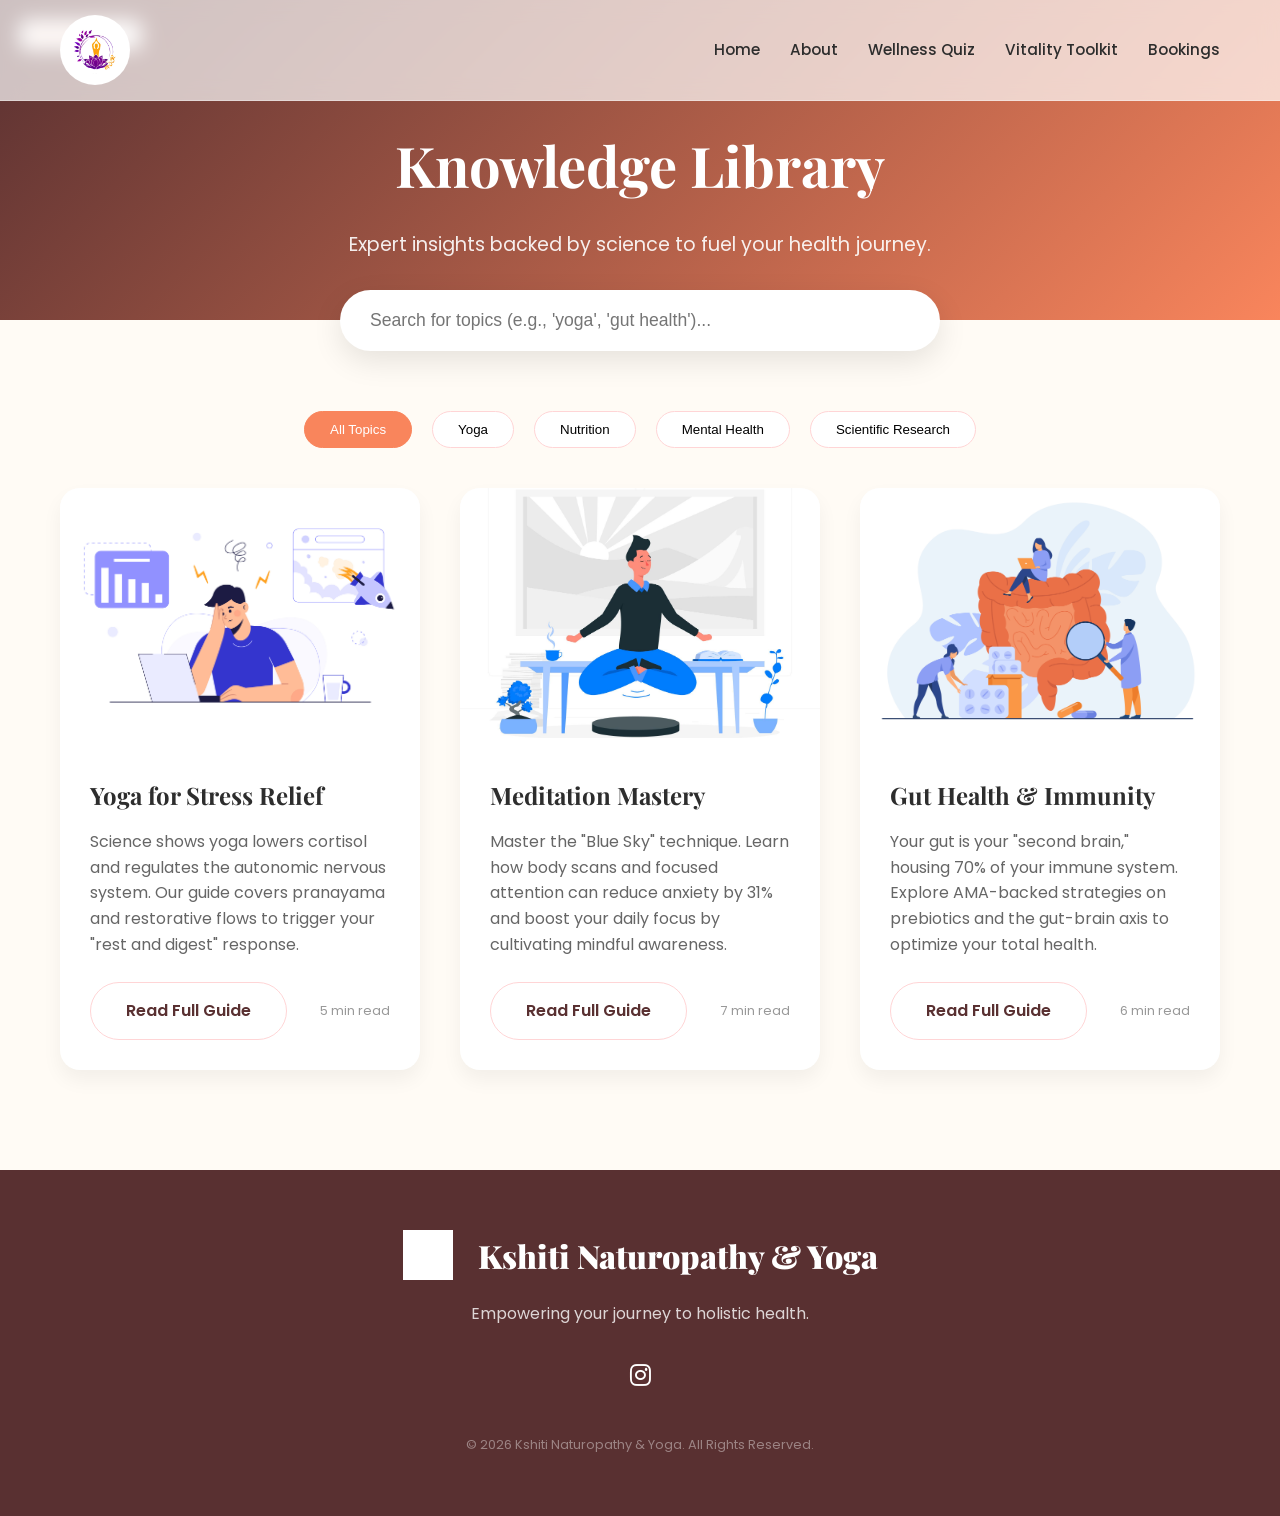
<file: articles.html>
<!DOCTYPE html>
<html lang="en">

<head>
    <meta charset="UTF-8">
    <meta name="viewport" content="width=device-width, initial-scale=1.0">
    <title>Wellness Library | Kshiti Naturopathy & Yoga</title>
    <!-- Favicon -->
    <link rel="icon" type="image/png" href="logo.png">
    <link rel="stylesheet" href="style.css">
    <link rel="stylesheet" href="https://cdnjs.cloudflare.com/ajax/libs/font-awesome/6.4.0/css/all.min.css">
    <style>
        .library-hero {
            background: linear-gradient(135deg, var(--primary), var(--secondary));
            padding: 120px 20px 60px;
            text-align: center;
            color: white;
        }

        .search-container {
            max-width: 600px;
            margin: -30px auto 60px;
            position: relative;
        }

        .search-container input {
            width: 100%;
            padding: 20px 30px;
            border-radius: 50px;
            border: none;
            box-shadow: 0 10px 30px rgba(0, 0, 0, 0.1);
            font-size: 1.1rem;
        }

        .filter-tabs {
            display: flex;
            justify-content: center;
            gap: 20px;
            margin-bottom: 40px;
            flex-wrap: wrap;
        }

        .filter-btn {
            padding: 10px 25px;
            border-radius: 25px;
            background: white;
            border: 1px solid var(--accent);
            cursor: pointer;
            transition: 0.3s;
            font-weight: 500;
        }

        .filter-btn.active,
        .filter-btn:hover {
            background: var(--secondary);
            color: white;
            border-color: var(--secondary);
        }

        .articles-full-grid {
            display: grid;
            grid-template-columns: repeat(auto-fit, minmax(350px, 1fr));
            gap: 40px;
            max-width: 1200px;
            margin: 0 auto 100px;
            padding: 0 20px;
        }

        .article-card {
            background: white;
            border-radius: 20px;
            overflow: hidden;
            box-shadow: 0 10px 20px rgba(0, 0, 0, 0.05);
            transition: 0.4s cubic-bezier(0.175, 0.885, 0.32, 1.275);
        }

        .article-card:hover {
            transform: translateY(-10px);
            box-shadow: 0 20px 40px rgba(0, 0, 0, 0.1);
        }

        .article-card img {
            width: 100%;
            height: 250px;
            object-fit: cover;
        }

        .content {
            padding: 30px;
        }

        .tag {
            display: inline-block;
            padding: 5px 12px;
            background: var(--bg-soft);
            color: var(--secondary);
            border-radius: 5px;
            font-size: 0.8rem;
            margin-bottom: 15px;
            font-weight: 600;
        }

        @media (max-width: 768px) {
            .library-hero h1 {
                font-size: 2.5rem !important;
            }

            .articles-full-grid {
                grid-template-columns: 1fr;
                gap: 20px;
            }

            .search-container {
                margin: -20px 20px 40px;
            }
        }
    </style>
</head>

<body>
    <nav>
        <ul>
            <li class="nav-brand">
                <a href="index.html" style="display:flex; align-items:center;">
                    <img src="logo.png" alt="Kshiti Logo"
                        style="height: 70px; width: 70px; object-fit: cover; border-radius: 50%;">
                </a>
            </li>
            <li class="nav-links" id="nav-links">
                <a href="index.html#home">Home</a>
                <a href="index.html#about">About</a>
                <a href="hub.html">Wellness Quiz</a>
                <a href="calculators.html">Vitality Toolkit</a>
                <a href="index.html#appointment">Bookings</a>
            </li>
            <li class="hamburger-icon" onclick="toggleMenu()" style="display:none; cursor: pointer;">
                <i class="fa-solid fa-bars" style="font-size: 1.8rem; color: var(--primary);"></i>
            </li>
        </ul>
    </nav>

    <header class="library-hero">
        <h1 class="playfair" style="font-size: 3.5rem; margin-bottom: 20px;">Knowledge Library</h1>
        <p style="font-size: 1.2rem; opacity: 0.9;">Expert insights backed by science to fuel your health journey.</p>
    </header>

    <div class="search-container">
        <input type="text" placeholder="Search for topics (e.g., 'yoga', 'gut health')...">
    </div>

    <div class="filter-tabs">
        <button class="filter-btn active">All Topics</button>
        <button class="filter-btn">Yoga</button>
        <button class="filter-btn">Nutrition</button>
        <button class="filter-btn">Mental Health</button>
        <button class="filter-btn">Scientific Research</button>
    </div>

    <main class="articles-full-grid">
        <!-- Article 1 -->
        <article class="article-card">
            <span class="tag"
                style="position: absolute; top: 20px; left: 20px; background: rgba(255,255,255,0.9); z-index: 10;">Yoga
                & Breath</span>
            <img src="yoga-article.jpg" alt="Yoga for Stress">
            <div class="content">
                <h3 class="playfair" style="font-size: 1.5rem; margin-bottom: 15px;">Yoga for Stress Relief</h3>
                <p style="color: #666; line-height: 1.6; margin-bottom: 25px;">Science shows yoga lowers cortisol and
                    regulates the autonomic nervous system. Our guide covers pranayama and restorative flows to trigger
                    your "rest and digest" response.</p>
                <div style="display:flex; justify-content:space-between; align-items:center;">
                    <a href="yoga-guide.html" class="btn-secondary" style="text-decoration:none;">Read Full Guide</a>
                    <span style="font-size: 0.8rem; color: #999;">5 min read</span>
                </div>
            </div>
        </article>

        <!-- Article 2 -->
        <article class="article-card">
            <span class="tag"
                style="position: absolute; top: 20px; left: 20px; background: rgba(255,255,255,0.9); z-index: 10;">Mindfulness</span>
            <img src="meditation-yog.jpg" alt="Meditation Mastery">
            <div class="content">
                <h3 class="playfair" style="font-size: 1.5rem; margin-bottom: 15px;">Meditation Mastery</h3>
                <p style="color: #666; line-height: 1.6; margin-bottom: 25px;">Master the "Blue Sky" technique. Learn
                    how body scans and focused attention can reduce anxiety by 31% and boost your daily focus by
                    cultivating mindful awareness.</p>
                <div style="display:flex; justify-content:space-between; align-items:center;">
                    <a href="meditation-guide.html" class="btn-secondary" style="text-decoration:none;">Read Full
                        Guide</a>
                    <span style="font-size: 0.8rem; color: #999;">7 min read</span>
                </div>
            </div>
        </article>

        <!-- Article 3 -->
        <article class="article-card">
            <span class="tag"
                style="position: absolute; top: 20px; left: 20px; background: rgba(255,255,255,0.9); z-index: 10;">Gut
                Health</span>
            <img src="gut-article.jpg" alt="Gut Health Immunity">
            <div class="content">
                <h3 class="playfair" style="font-size: 1.5rem; margin-bottom: 15px;">Gut Health & Immunity</h3>
                <p style="color: #666; line-height: 1.6; margin-bottom: 25px;">Your gut is your "second brain," housing
                    70% of your immune system. Explore AMA-backed strategies on prebiotics and the gut-brain axis to
                    optimize your total health.</p>
                <div style="display:flex; justify-content:space-between; align-items:center;">
                    <a href="gut-health-guide.html" class="btn-secondary" style="text-decoration:none;">Read Full
                        Guide</a>
                    <span style="font-size: 0.8rem; color: #999;">6 min read</span>
                </div>
            </div>
        </article>
    </main>

    <footer style="background: var(--primary); color: white; padding: 60px 20px; text-align: center;">
        <div class="nav-brand"
            style="font-size: 2rem; margin-bottom: 20px; justify-content: center; color: white !important;">
            <img src="logo.png" alt="Kshiti Logo"
                style="width: 50px; height: 50px; filter: brightness(0) invert(1); margin-right: 15px;">
            Kshiti Naturopathy & Yoga
        </div>
        <p style="opacity: 0.8; margin-bottom: 30px;">Empowering your journey to holistic health.</p>
        <div style="font-size: 1.5rem; margin-bottom: 40px;">
            <a href="https://www.instagram.com/kshiti.naturopathy?igsh=b2lyYWhra2xjZHRw" target="_blank"
                style="color: inherit;"><i class="fa-brands fa-instagram" style="margin: 0 15px;"></i></a>
        </div>
        <p style="font-size: 0.8rem; opacity: 0.4;">&copy; 2026 Kshiti Naturopathy & Yoga. All Rights Reserved.</p>
    </footer>
    <script>
        function toggleMenu() {
            const navLinks = document.getElementById('nav-links');
            navLinks.classList.toggle('active');
        }

        // Auto-close menu when a link is clicked
        document.querySelectorAll('.nav-links a').forEach(link => {
            link.addEventListener('click', () => {
                document.getElementById('nav-links').classList.remove('active');
            });
        });
    </script>
</body>

</html>
</file>
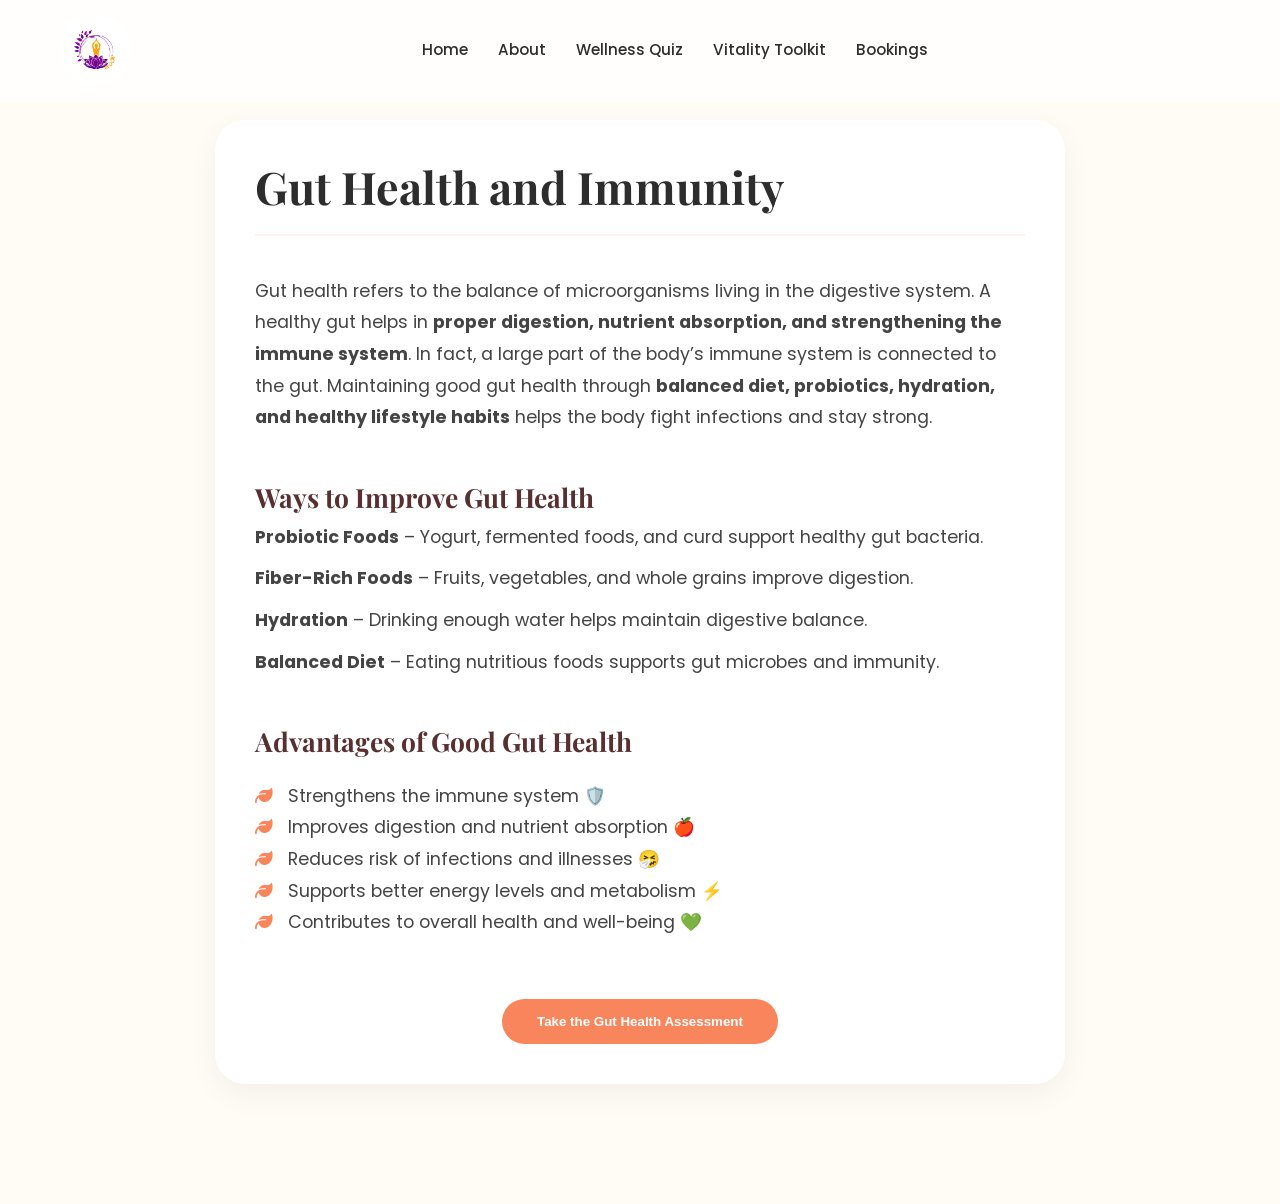
<file: gut-health-guide.html>
<!DOCTYPE html>
<html lang="en">

<head>
    <meta charset="UTF-8">
    <meta name="viewport" content="width=device-width, initial-scale=1.0">
    <title>Gut Health & Immunity | Kshiti Naturopathy & Yoga</title>
    <!-- Favicon -->
    <link rel="icon" type="image/png" href="logo.png">
    <link rel="stylesheet" href="style.css">
    <link rel="stylesheet" href="https://cdnjs.cloudflare.com/ajax/libs/font-awesome/6.4.0/css/all.min.css">
    <style>
        .article-reader {
            max-width: 850px;
            margin: 120px auto;
            padding: 40px;
            background: white;
            border-radius: 30px;
            box-shadow: var(--card-shadow);
        }

        .article-header {
            border-bottom: 2px solid var(--bg-soft);
            margin-bottom: 40px;
            padding-bottom: 20px;
        }

        .main-img {
            width: 100%;
            border-radius: 20px;
            margin-bottom: 40px;
        }

        .article-body {
            line-height: 1.8;
            color: #444;
            font-size: 1.1rem;
        }

        .article-body h2 {
            margin-top: 40px;
            color: var(--primary);
            font-family: 'Playfair Display', serif;
        }

        .expert-advice {
            border-left: 5px solid var(--secondary);
            padding-left: 25px;
            margin: 30px 0;
            font-style: italic;
            background: var(--bg-soft);
            padding: 20px;
            border-radius: 0 20px 20px 0;
        }

        .red-flag {
            color: #d9534f;
            font-weight: 600;
        }
    </style>
</head>

<body>
    <nav>
        <ul>
            <li class="nav-brand">
                <a href="index.html" style="display:flex; align-items:center;">
                    <img src="logo.png" alt="Kshiti Logo"
                        style="height: 70px; width: 70px; object-fit: cover; border-radius: 50%;">
                </a>
            </li>
            <li class="nav-links" id="nav-links">
                <a href="index.html#home">Home</a>
                <a href="index.html#about">About</a>
                <a href="hub.html">Wellness Quiz</a>
                <a href="calculators.html">Vitality Toolkit</a>
                <a href="index.html#appointment">Bookings</a>
            </li>
            <li class="nav-controls" style="display: flex; align-items: center; gap: 20px;">
                <!-- Hamburger Menu Icon -->
                <div class="hamburger-icon" onclick="toggleMenu()" style="display:none; cursor: pointer;">
                    <i class="fa-solid fa-bars" style="font-size: 1.8rem; color: var(--primary);"></i>
                </div>
            </li>
        </ul>
    </nav>

    <div class="article-reader">
        <div class="article-header">
            <h1 class="playfair" style="font-size: 2.8rem; line-height: 1.2;">Gut Health and Immunity</h1>
            <!-- <p style="color: #999; margin-top: 15px;">Published by Kshiti Naturopathy & Yoga • 6 min read</p> -->
        </div>

        <!-- <img src="img/gut-article.jpg" alt="Gut Health Microbes" class="main-img"> -->

        <div class="article-body">
            <p>Gut health refers to the balance of microorganisms living in the digestive system. A healthy gut helps in
                <strong>proper digestion, nutrient absorption, and strengthening the immune system</strong>. In fact, a
                large part of the body’s immune system is connected to the gut. Maintaining good gut health through
                <strong>balanced diet, probiotics, hydration, and healthy lifestyle habits</strong> helps the body fight
                infections and stay strong.
            </p>

            <h2>Ways to Improve Gut Health</h2>
            <ul style="line-height: 1.8; list-style-type: none; padding-left: 0;">
                <li style="margin-bottom: 10px;"><strong>Probiotic Foods</strong> – Yogurt, fermented foods, and curd
                    support healthy gut bacteria.</li>
                <li style="margin-bottom: 10px;"><strong>Fiber-Rich Foods</strong> – Fruits, vegetables, and whole
                    grains improve digestion.</li>
                <li style="margin-bottom: 10px;"><strong>Hydration</strong> – Drinking enough water helps maintain
                    digestive balance.</li>
                <li style="margin-bottom: 10px;"><strong>Balanced Diet</strong> – Eating nutritious foods supports gut
                    microbes and immunity.</li>
            </ul>

            <h2>Advantages of Good Gut Health</h2>
            <ul style="line-height: 1.8; margin-top: 15px; list-style-type: none; padding-left: 0;">
                <li><i class="fa-solid fa-leaf" style="color:var(--secondary); margin-right: 10px;"></i> Strengthens the
                    immune system 🛡️</li>
                <li><i class="fa-solid fa-leaf" style="color:var(--secondary); margin-right: 10px;"></i> Improves
                    digestion and nutrient absorption 🍎</li>
                <li><i class="fa-solid fa-leaf" style="color:var(--secondary); margin-right: 10px;"></i> Reduces risk of
                    infections and illnesses 🤧</li>
                <li><i class="fa-solid fa-leaf" style="color:var(--secondary); margin-right: 10px;"></i> Supports better
                    energy levels and metabolism ⚡</li>
                <li><i class="fa-solid fa-leaf" style="color:var(--secondary); margin-right: 10px;"></i> Contributes to
                    overall health and well-being 💚</li>
            </ul>

            <!-- <p style="margin-top: 40px; font-style: italic; color: #777;">Source: American Medical Association (AMA) &
                Kshiti Gastroenterology Division.</p> -->
        </div>

        <div style="margin-top: 60px; text-align: center;">
            <button onclick="location.href='hub.html'" class="btn-primary">Take the Gut Health Assessment</button>
        </div>
    </div>
    <script>
        function toggleMenu() {
            const navLinks = document.getElementById('nav-links');
            navLinks.classList.toggle('active');
        }

        // Auto-close menu when a link is clicked
        document.querySelectorAll('.nav-links a').forEach(link => {
            link.addEventListener('click', () => {
                document.getElementById('nav-links').classList.remove('active');
            });
        });
    </script>
</body>

</html>
</file>
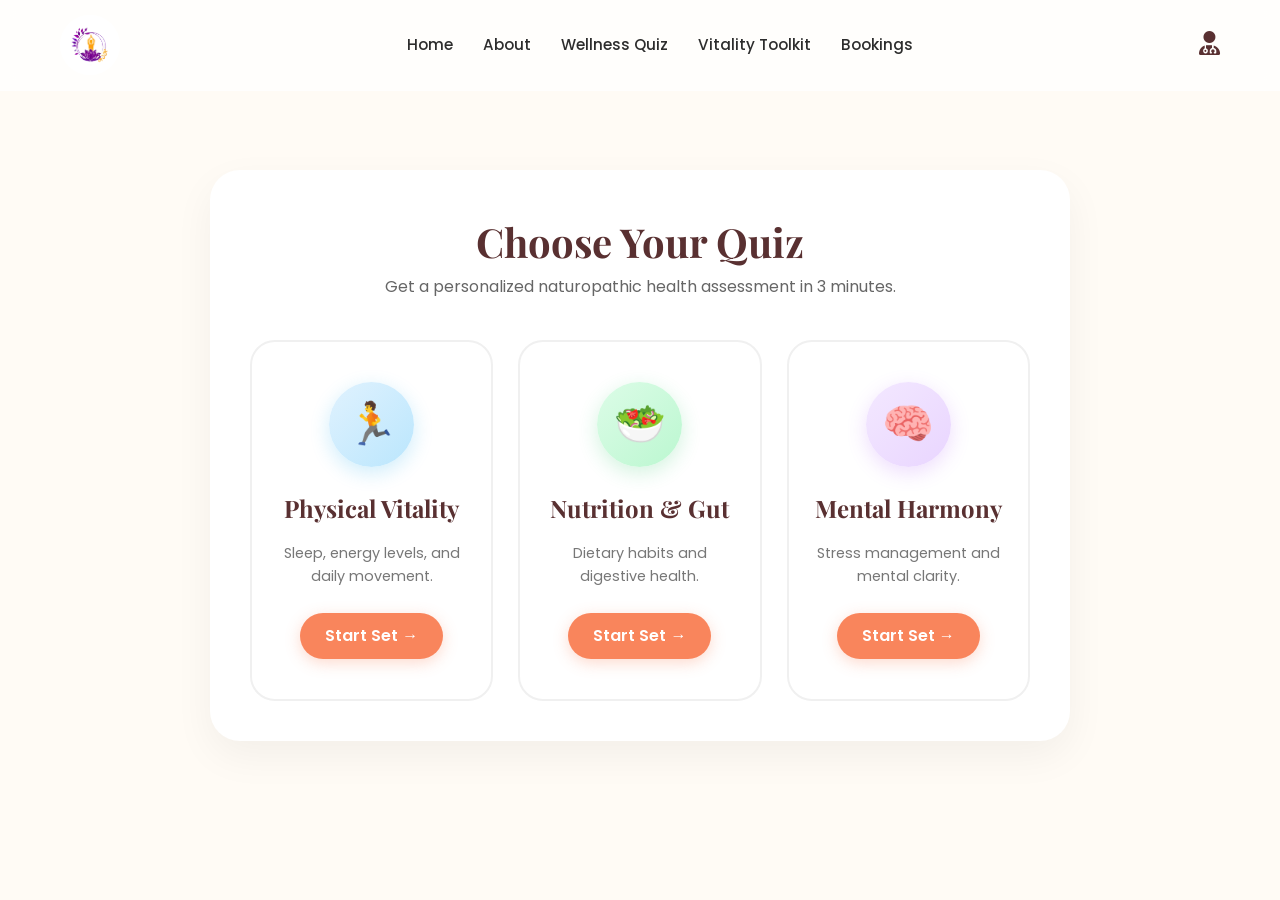
<file: hub.html>
<!DOCTYPE html>
<html lang="en">

<head>
    <meta charset="UTF-8">
    <meta name="viewport" content="width=device-width, initial-scale=1.0">
    <title>Wellness Journey Hub | Kshiti Naturopathy & Yoga</title>
    <link rel="icon" type="image/png" href="logo.png">
    <link rel="stylesheet" href="style.css">
    <link rel="stylesheet" href="https://cdnjs.cloudflare.com/ajax/libs/font-awesome/6.4.0/css/all.min.css">
    <link rel="preconnect" href="https://fonts.googleapis.com">
    <link rel="preconnect" href="https://fonts.gstatic.com" crossorigin>
    <link
        href="https://fonts.googleapis.com/css2?family=Playfair+Display:wght@400;700;900&family=Poppins:wght@300;400;500;600;700&display=swap"
        rel="stylesheet">
    <style>
        :root {
            --primary: #593031;
            --secondary: #f9855c;
            --accent: #ffd5d6;
            --bg-main: #fffbf5;
            --bg-soft: #fff1ec;
            --text-dark: #2d2d2d;
        }

        body {
            font-family: 'Poppins', sans-serif;
            background: var(--bg-main);
            color: var(--text-dark);
            margin: 0;
            padding: 0;
        }

        .hub-container {
            max-width: 900px;
            margin: 120px auto 60px;
            padding: 20px;
        }

        .card {
            background: white;
            border-radius: 30px;
            padding: 40px;
            box-shadow: 0 15px 40px rgba(0, 0, 0, 0.05);
            text-align: center;
        }

        .quiz-option-grid {
            display: grid;
            grid-template-columns: repeat(3, 1fr);
            gap: 25px;
            margin-top: 40px;
        }

        .quiz-set-card {
            background: #fff;
            border: 2px solid #f0f0f0;
            border-radius: 25px;
            padding: 40px 20px;
            transition: all 0.3s ease;
        }

        .quiz-set-card:hover {
            border-color: var(--secondary);
            transform: translateY(-10px);
            box-shadow: 0 10px 30px rgba(249, 133, 92, 0.1);
        }

        .quiz-set-card i {
            font-size: 3.5rem;
            color: var(--secondary);
            margin-bottom: 20px;
        }

        .quiz-set-card h3 {
            font-family: 'Playfair Display', serif;
            font-size: 1.5rem;
            margin-bottom: 15px;
            color: var(--primary);
        }

        .quiz-set-card p {
            font-size: 0.9rem;
            color: #777;
            margin-bottom: 25px;
        }

        .start-badge {
            background: var(--secondary);
            color: white;
            padding: 10px 25px;
            border-radius: 50px;
            font-weight: 600;
            display: inline-block;
            cursor: pointer;
            transition: all 0.3s ease;
            box-shadow: 0 4px 15px rgba(249, 133, 92, 0.3);
        }

        .start-badge:hover {
            background: var(--primary);
            transform: translateY(-3px) scale(1.06);
            box-shadow: 0 8px 25px rgba(89, 48, 49, 0.35);
            color: white;
            letter-spacing: 0.5px;
        }

        .icon-wrap {
            width: 85px;
            height: 85px;
            border-radius: 50%;
            display: flex;
            align-items: center;
            justify-content: center;
            font-size: 2.6rem;
            margin: 0 auto 22px;
            transition: transform 0.3s ease;
        }

        .quiz-set-card:hover .icon-wrap {
            transform: scale(1.12) rotate(-5deg);
        }

        .icon-physical {
            background: linear-gradient(135deg, #e0f2fe, #bae6fd);
            box-shadow: 0 6px 20px rgba(14, 165, 233, 0.2);
        }

        .icon-nutrition {
            background: linear-gradient(135deg, #dcfce7, #bbf7d0);
            box-shadow: 0 6px 20px rgba(34, 197, 94, 0.2);
        }

        .icon-mental {
            background: linear-gradient(135deg, #f3e8ff, #e9d5ff);
            box-shadow: 0 6px 20px rgba(168, 85, 247, 0.2);
        }

        #player-view,
        #results-view {
            display: none;
        }

        .progress-box {
            width: 100%;
            height: 10px;
            background: #eee;
            border-radius: 10px;
            margin: 30px 0;
            overflow: hidden;
        }

        .progress-bar {
            height: 100%;
            background: var(--secondary);
            width: 0%;
            transition: width 0.3s;
        }

        .ans-grid {
            display: grid;
            grid-template-columns: 1fr 1fr;
            gap: 15px;
            margin-top: 30px;
        }

        .ans-btn {
            background: var(--bg-soft);
            border: 1.5px solid var(--accent);
            padding: 18px;
            border-radius: 12px;
            cursor: pointer;
            font-weight: 500;
            transition: 0.2s;
        }

        .ans-btn:hover {
            background: var(--secondary);
            color: white;
            border-color: var(--secondary);
        }

        .report-grid {
            display: grid;
            grid-template-columns: 1fr 1fr;
            gap: 20px;
            margin-top: 30px;
            text-align: left;
        }

        .report-box {
            padding: 25px;
            border-radius: 20px;
        }

        .box-dos {
            background: #f0fff4;
            border: 1px solid #c6f6d5;
        }

        .box-donts {
            background: #fff5f5;
            border: 1px solid #fed7d7;
        }

        .report-box h4 {
            margin: 0 0 10px 0;
            display: flex;
            align-items: center;
            gap: 10px;
        }

        .report-box ul {
            list-style: none;
            padding: 0;
        }

        .report-box li {
            margin-bottom: 10px;
            display: flex;
            gap: 10px;
            line-height: 1.4;
        }

        .playfair {
            font-family: 'Playfair Display', serif;
        }

        .score-wrap {
            background: linear-gradient(135deg, #593031, #8b4546);
            border-radius: 20px;
            padding: 25px;
            color: white;
            margin-bottom: 30px;
            display: flex;
            align-items: center;
            justify-content: center;
            gap: 20px;
            flex-wrap: wrap;
        }

        .score-circle {
            width: 90px;
            height: 90px;
            border-radius: 50%;
            background: rgba(255, 255, 255, 0.15);
            border: 3px solid rgba(255, 255, 255, 0.4);
            display: flex;
            flex-direction: column;
            align-items: center;
            justify-content: center;
            font-weight: 700;
        }

        .score-circle span:first-child {
            font-size: 1.8rem;
            line-height: 1;
        }

        .score-circle span:last-child {
            font-size: 0.7rem;
            opacity: 0.8;
        }

        .ans-summary {
            margin: 25px 0;
            text-align: left;
        }

        .ans-summary table {
            width: 100%;
            border-collapse: collapse;
            font-size: 0.85rem;
        }

        .ans-summary th {
            background: var(--bg-soft);
            padding: 8px 12px;
            color: var(--primary);
            font-weight: 600;
        }

        .ans-summary td {
            padding: 8px 12px;
            border-bottom: 1px solid #f0f0f0;
        }

        .ans-summary tr:last-child td {
            border-bottom: none;
        }

        @media (max-width: 768px) {

            .ans-grid,
            .report-grid,
            .quiz-option-grid {
                grid-template-columns: 1fr;
            }

            .hub-container {
                margin-top: 100px;
                padding: 15px;
            }

            .card {
                padding: 30px 20px;
                border-radius: 20px;
            }

            .quiz-set-card {
                padding: 30px 15px;
            }

            h2 {
                font-size: 1.8rem !important;
            }

            .nav-links {
                display: none;
                position: absolute;
                top: 100%;
                left: 0;
                width: 100%;
                background: #fff;
                flex-direction: column;
                align-items: center;
                padding: 20px 0;
                gap: 20px;
                box-shadow: 0 10px 20px rgba(0, 0, 0, 0.1);
            }

            .nav-links.active {
                display: flex;
            }

            .hamburger-icon {
                display: block !important;
            }
        }
    </style>
</head>

<body>
    <nav>
        <ul>
            <li class="nav-brand">
                <a href="index.html" style="display:flex; align-items:center; text-decoration:none;">
                    <img src="logo.png" alt="Logo" style="height: 60px; width: 60px; border-radius:50%;">
                </a>
            </li>
            <li class="nav-links" id="nav-links">
                <a href="index.html#home">Home</a>
                <a href="index.html#about">About</a>
                <a href="hub.html">Wellness Quiz</a>
                <a href="calculators.html">Vitality Toolkit</a>
                <a href="index.html#appointment">Bookings</a>
            </li>
            <li class="nav-controls" style="display: flex; align-items: center; gap: 20px;">
                <div class="notification-bell" onclick="handleDoctorIconClick()" style="cursor: pointer;">
                    <i class="fa-solid fa-user-doctor" style="font-size: 1.5rem; color: var(--primary);"></i>
                </div>
                <!-- Hamburger Menu Icon -->
                <div class="hamburger-icon" onclick="toggleMenu()" style="display:none; cursor: pointer;">
                    <i class="fa-solid fa-bars" style="font-size: 1.8rem; color: var(--primary);"></i>
                </div>
            </li>
        </ul>
    </nav>

    <div class="hub-container">
        <!-- HUB NAVIGATION -->
        <div class="hub-nav"
            style="display: flex; justify-content: space-between; align-items: center; margin-bottom: 30px; gap: 15px;">
            <!-- <button onclick="location.href='index.html'" class="btn-secondary"
                style="border:none; background: #eee; color: #555; padding: 10px 20px;">
                <i class="fa-solid fa-arrow-left" style="margin-right: 8px;"></i> Back to Home
            </button> -->
            <!-- <button onclick="location.href='calculators.html'" class="btn-primary"
                style="padding: 10px 25px; box-shadow: 0 4px 15px rgba(89, 48, 49, 0.2);">
                <i class="fa-solid fa-calculator" style="margin-right: 8px;"></i> Health Toolkit
            </button> -->
        </div>
        <!-- SELECTION VIEW -->
        <div id="selection-view" class="card">
            <h2 class="playfair" style="font-size: 2.5rem; color: var(--primary);">Choose Your Quiz</h2>
            <p style="color: #666;">Get a personalized naturopathic health assessment in 3 minutes.</p>
            <div class="quiz-option-grid">
                <div class="quiz-set-card">
                    <div class="icon-wrap icon-physical">🏃</div>
                    <h3>Physical Vitality</h3>
                    <p>Sleep, energy levels, and daily movement.</p>
                    <span class="start-badge" onclick="beginQuiz(0)">Start Set &rarr;</span>
                </div>
                <div class="quiz-set-card">
                    <div class="icon-wrap icon-nutrition">🥗</div>
                    <h3>Nutrition &amp; Gut</h3>
                    <p>Dietary habits and digestive health.</p>
                    <span class="start-badge" onclick="beginQuiz(10)">Start Set &rarr;</span>
                </div>
                <div class="quiz-set-card">
                    <div class="icon-wrap icon-mental">🧠</div>
                    <h3>Mental Harmony</h3>
                    <p>Stress management and mental clarity.</p>
                    <span class="start-badge" onclick="beginQuiz(20)">Start Set &rarr;</span>
                </div>
            </div>
        </div>

        <!-- PLAYER VIEW -->
        <div id="player-view" class="card">
            <span id="cat-label"
                style="text-transform: uppercase; font-weight: 800; color: var(--secondary); letter-spacing: 1px;">PHYSICAL</span>
            <div class="progress-box">
                <div id="bar" class="progress-bar"></div>
            </div>
            <p id="counter" style="color: #bbb; font-size: 0.9rem;">Question 1 of 10</p>
            <h2 id="q-text" class="playfair" style="margin: 30px 0; font-size: 1.8rem; line-height: 1.3;">Loading...
            </h2>
            <div id="options" class="ans-grid"></div>
        </div>

        <!-- RESULTS VIEW -->
        <div id="results-view" class="card">
            <div style="font-size: 4rem; margin-bottom: 10px;">✨</div>
            <h2 class="playfair" style="font-size: 2.2rem; margin-bottom: 10px;">Your Wellness Roadmap</h2>
            <p style="color: #777;">Based on your answers, here is what we recommend.</p>

            <div class="report-grid">
                <div class="report-box box-dos">
                    <h4 style="color: #2f855a;"><i class="fa-solid fa-check-circle"></i> RECOMMENDATIONS</h4>
                    <ul id="list-dos"></ul>
                </div>
                <div class="report-box box-donts">
                    <h4 style="color: #c53030;"><i class="fa-solid fa-xmark-circle"></i> THINGS TO AVOID</h4>
                    <ul id="list-donts"></ul>
                </div>
            </div>

            <div style="margin-top: 40px;">
                <button onclick="printReport()"
                    style="background: var(--primary); color: white; padding: 15px 40px; border-radius: 50px; font-weight: 600; cursor: pointer; border: none; font-size: 1.1rem; box-shadow: 0 10px 25px rgba(89, 48, 49, 0.2);">
                    <i class="fa-solid fa-download"></i> Save as PDF Report
                </button>
                <div style="margin-top: 20px;">
                    <button onclick="location.reload()"
                        style="background: none; border: none; color: #f9855c; text-decoration: none; font-weight: 600; font-size: 1.0rem; cursor: pointer;">Take
                        another set of quiz!</button>
                </div>
            </div>
        </div>

        <!-- DOCTOR DASHBOARD VIEW -->
        <div id="doctor-dashboard" class="card" style="display:none; max-width: 1000px;">
            <div style="display: flex; justify-content: space-between; align-items: center; margin-bottom: 30px;">
                <h2 class="playfair" style="font-size: 2.5rem; color: var(--primary); margin: 0;">Doctor Dashboard</h2>
                <button onclick="logoutDoctor()" class="btn-secondary" style="padding: 10px 20px;">Logout</button>
            </div>

            <div id="stat-grid"
                style="display: grid; grid-template-columns: repeat(3, 1fr); gap: 20px; margin-bottom: 30px;">
                <div style="background: var(--bg-soft); padding: 20px; border-radius: 15px; text-align: center;">
                    <h4 style="margin: 0; color: var(--text-muted); font-size: 0.9rem;">Total Appointments</h4>
                    <p id="total-count"
                        style="font-size: 2rem; font-weight: 700; color: var(--primary); margin: 5px 0;">0</p>
                </div>
                <div style="background: var(--bg-soft); padding: 20px; border-radius: 15px; text-align: center;">
                    <h4 style="margin: 0; color: var(--text-muted); font-size: 0.9rem;">New Notifications</h4>
                    <p id="notif-count"
                        style="font-size: 2rem; font-weight: 700; color: var(--secondary); margin: 5px 0;">0</p>
                </div>
                <div style="background: var(--bg-soft); padding: 20px; border-radius: 15px; text-align: center;">
                    <h4 style="margin: 0; color: var(--text-muted); font-size: 0.9rem;">Today's Date</h4>
                    <p id="today-date"
                        style="font-size: 1.2rem; font-weight: 700; color: var(--primary); margin: 15px 0;"></p>
                </div>
            </div>

            <div class="ans-summary" style="overflow-x: auto;">
                <table id="appointment-table">
                    <thead>
                        <tr>
                            <th>Date/Time</th>
                            <th>Name</th>
                            <th>Age/Gender</th>
                            <th>Contact</th>
                            <th>Goals</th>
                            <th>Actions</th>
                        </tr>
                    </thead>
                    <tbody id="appointment-body">
                        <!-- Data will be injected here -->
                    </tbody>
                </table>
                <div id="no-appointments" style="padding: 40px; color: #999; display: none;">
                    No appointments found in the database.
                </div>
            </div>
        </div>
    </div>



    <script>
        // Doctor Dashboard Logic
        document.addEventListener('DOMContentLoaded', () => {
            const urlParams = new URLSearchParams(window.location.search);
            if (urlParams.get('openDash') === 'true') {
                if (sessionStorage.getItem('docAuth') === 'true') {
                    showDoctorDashboard();
                } else {
                    // Redirect back to login if param is present but no auth
                    location.href = 'index.html';
                }
            }
        });

        function showDoctorDashboard() {
            document.getElementById('selection-view').style.display = 'none';
            document.getElementById('player-view').style.display = 'none';
            document.getElementById('results-view').style.display = 'none';
            document.getElementById('doctor-dashboard').style.display = 'block';

            const appointments = JSON.parse(localStorage.getItem('appointments') || '[]');
            const tbody = document.getElementById('appointment-body');
            const totalCount = document.getElementById('total-count');
            const notifCountText = document.getElementById('notif-count');
            const todayDate = document.getElementById('today-date');

            todayDate.innerText = new Date().toLocaleDateString('en-IN', { day: 'numeric', month: 'short', year: 'numeric' });
            totalCount.innerText = appointments.length;
            notifCountText.innerText = localStorage.getItem('notifCount') || '0';

            // Clear notifications when viewing dashboard
            localStorage.setItem('notifCount', '0');

            tbody.innerHTML = '';
            if (appointments.length === 0) {
                document.getElementById('no-appointments').style.display = 'block';
                document.getElementById('appointment-table').style.display = 'none';
            } else {
                document.getElementById('no-appointments').style.display = 'none';
                document.getElementById('appointment-table').style.display = 'table';

                // Show latest appointments first
                [...appointments].reverse().forEach((app, index) => {
                    const row = document.createElement('tr');
                    row.innerHTML = `
                        <td>${app.date}</td>
                        <td style="font-weight:600;">${app.name}</td>
                        <td>${app.age} / ${app.gender}</td>
                        <td>${app.email}<br>${app.phone}</td>
                        <td style="max-width:200px; font-size:0.8rem;">${app.goals}</td>
                        <td>
                            <button onclick="deleteAppointment(${appointments.length - 1 - index})" style="background:none; border:none; color:#d9534f; cursor:pointer;"><i class="fa-solid fa-trash"></i></button>
                        </td>
                    `;
                    tbody.appendChild(row);
                });
            }
        }

        function deleteAppointment(index) {
            if (confirm('Are you sure you want to delete this appointment?')) {
                let appointments = JSON.parse(localStorage.getItem('appointments') || '[]');
                appointments.splice(index, 1);
                localStorage.setItem('appointments', JSON.stringify(appointments));
                showDoctorDashboard();
            }
        }

        function logoutDoctor() {
            sessionStorage.removeItem('docAuth');
            location.href = 'index.html';
        }
        const QUESTIONS = [
            // Physical
            { q: "How many hours of sleep did you get last night?", o: ["< 5 hours", "5-7 hours", "7-9 hours", "9+ hours"], c: "PHYSICAL" },
            { q: "How often do you engage in intense movement?", o: ["Never", "1-2 times/week", "3-5 times/week", "Daily"], c: "PHYSICAL" },
            { q: "How much water do you consume daily?", o: ["< 1L", "1-2L", "2-3L", "3L+"], c: "PHYSICAL" },
            { q: "How is your posture during work/sitting?", o: ["Very Slumped", "Slumped", "Good", "Excellent"], c: "PHYSICAL" },
            { q: "Do you experience persistent joint stiffness?", o: ["Always", "Frequently", "Occasionally", "Never"], c: "PHYSICAL" },
            { q: "How often do you walk for 30+ minutes?", o: ["Rarely", "2-3 times/week", "5-6 times/week", "Daily"], c: "PHYSICAL" },
            { q: "Do you take stairs instead of elevator?", o: ["Never", "Rarely", "Often", "Always"], c: "PHYSICAL" },
            { q: "Rate your daily energy level:", o: ["Drained", "Tired", "Steady", "Vibrant"], c: "PHYSICAL" },
            { q: "Do you have morning aches or pains?", o: ["Daily", "Often", "Rarely", "Never"], c: "PHYSICAL" },
            { q: "How often do you eat processed snacks?", o: ["Multiple/day", "Once/day", "Rarely", "Never"], c: "PHYSICAL" },
            // Nutrition
            { q: "How many servings of veggies do you eat?", o: ["0-1", "2-3", "4-5", "6+"], c: "NUTRITION" },
            { q: "Do you experience bloating after meals?", o: ["Always", "Often", "Sometimes", "Never"], c: "NUTRITION" },
            { q: "How often do you eat fermented foods (Curd)?", o: ["Never", "Monthly", "Weekly", "Daily"], c: "NUTRITION" },
            { q: "How much caffeine do you consume?", o: ["4+ cups", "2-3 cups", "1 cup", "None"], c: "NUTRITION" },
            { q: "Do you eat a heavy meal late at night?", o: ["Daily", "Often", "Rarely", "Never"], c: "NUTRITION" },
            { q: "How often do you cook at home?", o: ["Rarely", "1-2 times/week", "4-5 times/week", "Always"], c: "NUTRITION" },
            { q: "Do you consume sugary drinks (Soda/Juice)?", o: ["Daily", "Weekly", "Monthly", "Never"], c: "NUTRITION" },
            { q: "Rate your digestion speed:", o: ["Very Slow", "Sluggish", "Normal", "Healthy"], c: "NUTRITION" },
            { q: "Do you feel energized after eating?", o: ["No, sleepy", "Sluggish", "Neutral", "Yes"], c: "NUTRITION" },
            { q: "Do you experience acidity or heartburn?", o: ["Daily", "Often", "Rarely", "Never"], c: "NUTRITION" },
            // Mental
            { q: "Rate your overall stress level:", o: ["Very High", "Manageable", "Low", "Calm"], c: "MENTAL" },
            { q: "How often do you practice mindfulness?", o: ["Never", "Monthly", "Weekly", "Daily"], c: "MENTAL" },
            { q: "Do you spend time in nature daily?", o: ["No", "Rarely", "Often", "Yes"], c: "MENTAL" },
            { q: "Rate your ability to focus:", o: ["Poor", "Fair", "Good", "Excellent"], c: "MENTAL" },
            { q: "How often do you feel overwhelmed?", o: ["Constantly", "Weekly", "Rarely", "Never"], c: "MENTAL" },
            { q: "Do you keep a gratitude journal?", o: ["No", "I think it", "Sometimes", "Daily"], c: "MENTAL" },
            { q: "Rate your social connection quality:", o: ["Isolated", "Fair", "Good", "Strong"], c: "MENTAL" },
            { q: "How much time for your hobbies?", o: ["None", "Very little", "Weekly", "Daily"], c: "MENTAL" },
            { q: "Are you optimistic about your health journey?", o: ["No", "Neutral", "Hopeful", "Very Positive"], c: "MENTAL" },
            { q: "Do you wake up feeling refreshed?", o: ["Never", "Rarely", "Usually", "Always"], c: "MENTAL" }
        ];

        let index = 0, limit = 0, answers = [], category = "";

        function beginQuiz(start) {
            document.getElementById('selection-view').style.display = 'none';
            document.getElementById('player-view').style.display = 'block';
            document.getElementById('results-view').style.display = 'none';
            index = start;
            limit = start + 10;
            answers = [];
            category = QUESTIONS[start].c;
            document.getElementById('cat-label').innerText = category;
            showNewQuestion();
        }

        function showNewQuestion() {
            if (index >= limit) { showFinalResults(); return; }
            const q = QUESTIONS[index];
            document.getElementById('q-text').innerText = q.q;
            document.getElementById('counter').innerText = 'Question ' + ((index % 10) + 1) + ' of 10';
            document.getElementById('bar').style.width = (((index % 10) + 1) / 10 * 100) + '%';
            const box = document.getElementById('options');
            box.innerHTML = '';
            q.o.forEach(opt => {
                const b = document.createElement('div');
                b.className = 'ans-btn';
                b.innerText = opt;
                b.onclick = () => {
                    answers.push({ q: q.q, a: opt });
                    index++;
                    showNewQuestion();
                };
                box.appendChild(b);
            });
        }

        function getA(k) {
            const f = answers.find(x => x.q.toLowerCase().indexOf(k.toLowerCase()) !== -1);
            return f ? f.a : null;
        }

        function calcScore() {
            let score = 0;
            answers.forEach(item => {
                const q = QUESTIONS.find(x => x.q === item.q);
                if (q) { const i = q.o.indexOf(item.a); if (i !== -1) score += i; }
            });
            return Math.round((score / (answers.length * 3)) * 100);
        }

        function showFinalResults() {
            document.getElementById('player-view').style.display = 'none';
            document.getElementById('results-view').style.display = 'block';

            const dList = document.getElementById('list-dos');
            const nList = document.getElementById('list-donts');
            dList.innerHTML = ''; nList.innerHTML = '';

            const do_ = (i, t) => { dList.innerHTML += '<li><span>' + i + '</span><span>' + t + '</span></li>'; };
            const dont = (i, t) => { nList.innerHTML += '<li><span>' + i + '</span><span>' + t + '</span></li>'; };

            const pct = calcScore();
            const label = pct >= 75 ? 'Excellent' : pct >= 50 ? 'Good' : pct >= 30 ? 'Fair' : 'Needs Work';

            // Inject score badge above report grid
            const existingScore = document.getElementById('score-wrap');
            if (existingScore) existingScore.remove();
            const scoreWrap = document.createElement('div');
            scoreWrap.id = 'score-wrap';
            scoreWrap.className = 'score-wrap';
            scoreWrap.innerHTML = '<div class="score-circle"><span>' + pct + '%</span><span>Score</span></div>' +
                '<div style="text-align:left"><div style="font-size:1.4rem;font-weight:700">' + label + ' Wellness</div>' +
                '<div style="opacity:0.85;font-size:0.9rem;margin-top:4px">Based on your ' + answers.length + ' answers in the <strong>' + category + '</strong> quiz</div></div>';
            const reportGrid = document.querySelector('.report-grid');
            reportGrid.parentNode.insertBefore(scoreWrap, reportGrid);

            if (category === 'PHYSICAL') {
                const sleep = getA('sleep');
                if (sleep === '< 5 hours') {
                    do_('🌙', 'Target a consistent 10 PM bedtime to rebuild your sleep debt gradually.');
                    dont('📵', 'Avoid all screens at least 1 hour before bed — blue light blocks melatonin.');
                } else if (sleep === '5-7 hours') {
                    do_('😴', 'Go to bed 30 minutes earlier each week until you reach the ideal 7-9 hours.');
                    dont('☕', 'Avoid caffeine after 2 PM — it stays active for 6+ hours and disrupts sleep.');
                } else if (sleep === '9+ hours') {
                    do_('⏰', 'Set a fixed wake-up time daily — oversleeping can cause grogginess and low energy.');
                    dont('🛌', 'Avoid daytime naps if you are already sleeping 9+ hours at night.');
                } else {
                    do_('✅', 'Excellent sleep routine! Maintain your 7-9 hour consistency — it is your #1 health asset.');
                }

                const movement = getA('movement');
                if (movement === 'Never') {
                    do_('🚶', 'Start with just 15-minute walks daily — consistency matters more than intensity.');
                    dont('🪑', 'Never sit for more than 45 minutes without a short movement break.');
                } else if (movement === '1-2 times/week') {
                    do_('🏃', 'Add one more session per week — try a 20-minute yoga flow on alternate days.');
                    dont('📺', 'Do not spend rest days in complete inactivity — gentle stretching still counts.');
                } else {
                    do_('💪', 'Great movement habit! Add yoga or deep stretching on your recovery days.');
                }

                const water = getA('water');
                if (water === '< 1L') {
                    do_('💧', 'Start each morning with 2 glasses of warm water — make it a non-negotiable ritual.');
                    dont('🥤', 'Stop replacing water with packaged juices, sodas, or excess tea for hydration.');
                } else if (water === '1-2L') {
                    do_('🌊', 'Keep a 1L water bottle visible at your desk and refill it twice through the day.');
                    dont('🍵', 'Limit diuretics like excess coffee or tea that reduce net hydration.');
                } else {
                    do_('💧', 'Great hydration! Water is the carrier of all nutrients — keep it consistent.');
                }

                const posture = getA('posture');
                if (posture === 'Very Slumped' || posture === 'Slumped') {
                    do_('🧘', 'Practice 5 mins of Cat-Cow stretch and Child\'s Pose daily for spine health.');
                    dont('💺', 'Avoid prolonged slouching — set hourly phone reminders to correct your posture.');
                } else {
                    do_('🏋️', 'Keep strengthening your core — it is the foundation of lasting good posture.');
                }

                const joint = getA('joint');
                if (joint === 'Always' || joint === 'Frequently') {
                    do_('🌿', 'Try warm sesame oil self-massage (Abhyanga) on stiff joints each morning.');
                    dont('🥶', 'Avoid cold baths or cold foods first thing in the morning — they worsen stiffness.');
                } else if (joint === 'Occasionally') {
                    do_('🤸', 'Include gentle joint-rotation warm-ups before any physical activity.');
                } else {
                    do_('✅', 'Healthy joints! Keep them lubricated with good hydration and omega-3 rich foods.');
                }

                const walk = getA('walk');
                if (walk === 'Rarely') {
                    do_('🌳', 'Schedule a 30-min nature walk 3x this week — nature walks naturally reduce cortisol.');
                    dont('🚗', 'Do not take transport for distances under 1 km — walk instead.');
                } else {
                    do_('🌳', 'Great walking habit! Aim for 10,000 steps daily for optimal cardiovascular health.');
                }

                const stairs = getA('stairs');
                if (stairs === 'Never' || stairs === 'Rarely') {
                    do_('🏢', 'Commit to taking stairs for up to 3 floors — it is a free daily cardio session.');
                    dont('🛗', 'Avoid the elevator for short climbs — every step counts toward your daily movement goal.');
                }

                const energy = getA('energy level');
                if (energy === 'Drained' || energy === 'Tired') {
                    do_('☀️', 'Start mornings with 5 Sun Salutations (Surya Namaskar) to activate natual energy.');
                    dont('🍬', 'Avoid sugar or caffeine as energy fixes — they cause sharp energy crashes an hour later.');
                } else {
                    do_('⚡', 'Good energy levels! Protect them with consistent sleep, water, and whole foods.');
                }

                const aches = getA('morning');
                if (aches === 'Daily' || aches === 'Often') {
                    do_('🛁', 'Do a warm water rinse and 5-minute gentle stretch before getting out of bed daily.');
                    dont('📱', 'Do not check your phone first thing — give your body 10 minutes to wake up naturally.');
                } else if (aches === 'Never') {
                    do_('✅', 'No morning aches — your muscle recovery and sleep quality are both excellent!');
                }

                const snacks = getA('processed');
                if (snacks === 'Multiple/day') {
                    do_('🥜', 'Replace processed snacks with nuts, seasonal fruit, or roasted chickpeas.');
                    dont('🛒', 'Stop buying chips and packaged snacks — if they are not at home, you will not eat them.');
                } else if (snacks === 'Once/day') {
                    do_('🍎', 'Swap your daily packaged snack with fresh fruit, a handful of seeds, or roasted nuts.');
                } else {
                    do_('✅', 'Excellent snack choices! Whole foods fuel sustained energy throughout your day.');
                }

            } else if (category === 'NUTRITION') {
                const veggies = getA('veggies');
                if (veggies === '0-1') {
                    do_('🥗', 'Start with one salad bowl at lunch — cucumber, tomato, carrot with a pinch of salt.');
                    dont('🍟', 'Stop replacing vegetable portions with fried sides, white rice, or bread.');
                } else if (veggies === '2-3') {
                    do_('🥦', 'Add one more veggie serving daily — include dark leafy greens like spinach or methi.');
                } else {
                    do_('🌈', 'Excellent veggie intake! Rotate vegetables weekly for diverse micronutrients.');
                }

                const bloating = getA('bloating');
                if (bloating === 'Always' || bloating === 'Often') {
                    do_('🍵', 'Drink warm ginger-cumin water 15 mins after each meal to stimulate digestion.');
                    do_('🚶', 'Take a gentle 10-minute walk after meals — never sit or lie down immediately.');
                    dont('🧊', 'Never drink cold water or cold beverages with meals — it quenches digestive fire.');
                    dont('🫁', 'Do not eat in a hurry — chew each bite at least 20 times before swallowing.');
                } else if (bloating === 'Sometimes') {
                    do_('🌿', 'Try ajwain (carom seeds) in warm water whenever occasional bloating occurs.');
                    dont('🫘', 'Monitor foods that trigger bloating — commonly legumes, raw salads, and cold drinks.');
                } else {
                    do_('✅', 'Great gut health! Probiotics and fiber-rich foods are your best friends — keep it up.');
                }

                const fermented = getA('fermented');
                if (fermented === 'Never' || fermented === 'Monthly') {
                    do_('🥛', 'Include a small bowl of homemade curd or yogurt with your lunch every single day.');
                    dont('💊', 'Do not rely on probiotic supplements — natural fermented foods are far superior.');
                } else {
                    do_('🫙', 'Great probiotic habit! Try adding idli, dosa ferments, or kanji for more gut diversity.');
                }

                const caffeine = getA('caffeine');
                if (caffeine === '4+ cups') {
                    do_('🌿', 'Replace 2 of your daily coffees with tulsi tea, chamomile, or warm lemon water.');
                    dont('☕', 'Avoid caffeine after 2 PM — it stays in your system for 6+ hours and disrupts sleep.');
                } else if (caffeine === '2-3 cups') {
                    do_('💧', 'For every coffee, drink an extra glass of water — caffeine is significantly dehydrating.');
                    dont('☕', 'Avoid caffeine on an empty stomach — it spikes cortisol and harms your gut lining.');
                } else {
                    do_('✅', 'Good caffeine discipline! Low caffeine intake keeps your adrenals and gut balanced.');
                }

                const lateNight = getA('late at night');
                if (lateNight === 'Daily' || lateNight === 'Often') {
                    do_('🌙', 'Make lunch your heaviest meal — your metabolic rate peaks between 12 and 2 PM.');
                    dont('🍛', 'Never eat a heavy meal within 3 hours of bedtime — it causes fat storage and poor sleep.');
                } else {
                    do_('✅', 'Smart eating schedule! Your body appreciates the overnight fasting window you create.');
                }

                const cooking = getA('cook at home');
                if (cooking === 'Rarely' || cooking === '1-2 times/week') {
                    do_('👨‍🍳', 'Start with 1 simple home-cooked meal daily — even basic dal-rice is genuinely healing.');
                    dont('📦', 'Avoid ordering processed or fast food — restaurant meals are high in hidden salt and oil.');
                } else {
                    do_('🏠', 'Home cooking champion! You control every ingredient — keep experimenting healthily.');
                }

                const sugary = getA('sugary');
                if (sugary === 'Daily') {
                    do_('🍋', 'Replace all sodas with infused water — add lemon, mint, sabja seeds, or cucumber.');
                    dont('🥤', 'Eliminate packaged juices and sodas completely — they rapidly spike blood sugar.');
                } else if (sugary === 'Weekly') {
                    do_('🫖', 'Swap weekend sodas with fresh coconut water or unsalted buttermilk instead.');
                    dont('🧃', 'Beware of "fruit juice" labels — most are just sugar water with minimal nutrition.');
                } else {
                    do_('✅', 'No sugary drinks is a true superpower — your liver, gut, and skin all benefit greatly.');
                }

                const digestion = getA('digestion');
                if (digestion === 'Very Slow' || digestion === 'Sluggish') {
                    do_('🌱', 'Eat your largest meal between 12-2 PM when your digestive fire (Agni) is strongest.');
                    do_('🍵', 'Drink warm lemon-honey water every morning on an empty stomach to stimulate digestion.');
                    dont('🍦', 'Avoid raw, cold foods in the evening — stick to warm, easily digestible cooked meals.');
                } else {
                    do_('✅', 'Good digestion! Keep it optimal with fiber, warm water, and mindful slow eating.');
                }

                const energyEat = getA('energized after eating');
                if (energyEat === 'No, sleepy' || energyEat === 'Sluggish') {
                    do_('🍽️', 'Reduce your meal portion by 25% — post-meal drowsiness always signals overeating.');
                    dont('🛋️', 'Do not lie down after meals — sit upright or take a gentle 10-minute slow walk.');
                } else if (energyEat === 'Yes') {
                    do_('✅', 'Feeling energized after eating means your meal timing and composition are ideal!');
                }

                const acidity = getA('acidity');
                if (acidity === 'Daily' || acidity === 'Often') {
                    do_('🌿', 'Take 1 tsp of amla (Indian gooseberry) powder in water each morning — a natural acid neutralizer.');
                    do_('🥛', 'Have a small piece of jaggery or cold coconut water after meals to cool excess acid.');
                    dont('🌶️', 'Avoid spicy, fried, sour, and very fermented foods until acidity is fully resolved.');
                    dont('💊', 'Stop taking antacids daily — they mask symptoms while the root cause silently worsens.');
                } else if (acidity === 'Never') {
                    do_('✅', 'No acidity — your gut microbiome is likely in excellent balance. Keep protecting it.');
                }

            } else { // MENTAL
                const stress = getA('stress level');
                if (stress === 'Very High') {
                    do_('🌬️', 'Practice Anulom Vilom pranayama for 10 minutes every morning without fail.');
                    do_('🌳', 'Walk barefoot on grass for 10 minutes daily — it directly calms the nervous system.');
                    dont('📱', 'Stop doom-scrolling or checking news and emails in your first waking hour.');
                    dont('☕', 'Never use caffeine or alcohol as coping mechanisms for stress — they amplify anxiety.');
                } else if (stress === 'Manageable') {
                    do_('🧘', 'Great stress management! Add 5 minutes of Shavasana daily to deepen your relaxation.');
                    dont('📅', 'Protect your schedule — learn to say no to tasks that steadily drain your energy.');
                } else {
                    do_('✅', 'Impressive stress resilience — your nervous system is well regulated and thriving.');
                }

                const mindfulness = getA('mindfulness');
                if (mindfulness === 'Never' || mindfulness === 'Monthly') {
                    do_('🧘', 'Start with just 5 minutes of guided meditation daily — use Insight Timer or Calm app.');
                    dont('📺', 'Do not fill every quiet moment with noise — allow your mind intentional silence daily.');
                } else {
                    do_('🙏', 'Your mindfulness practice builds resilience — aim to add just 2 more minutes each week.');
                }

                const nature = getA('nature');
                if (nature === 'No' || nature === 'Rarely') {
                    do_('🌿', 'Schedule a 15-minute outdoor break daily — even sitting near a tree genuinely helps.');
                    dont('🏢', 'Do not spend your entire day under artificial lighting without any nature connection.');
                } else {
                    do_('🌳', 'Nature immersion is healing! Try forest bathing (Shinrin Yoku) on the weekends.');
                }

                const focus = getA('focus');
                if (focus === 'Poor' || focus === 'Fair') {
                    do_('🎯', 'Use the Pomodoro Technique: 25 minutes focused work, followed by a 5-minute break.');
                    do_('🫐', 'Eat brain-boosting foods daily: walnuts, blueberries, and dark chocolate in moderation.');
                    dont('📱', 'Avoid multitasking — research confirms it reduces productivity and focus by up to 40%.');
                } else {
                    do_('✅', 'Strong focus! Protect it by tackling your most important task first thing each morning.');
                }

                const overwhelmed = getA('overwhelmed');
                if (overwhelmed === 'Constantly' || overwhelmed === 'Weekly') {
                    do_('📓', 'Brain-dump your worries in a notebook for 5 minutes every evening — it clears mental clutter.');
                    do_('🌬️', 'Use 4-7-8 breathing when overwhelmed: inhale 4s, hold 7s, exhale 8s. Repeat 4 cycles.');
                    dont('🔕', 'Do not bottle up emotions — share feelings with a trusted person or a therapist.');
                } else {
                    do_('✅', 'Rarely feeling overwhelmed means your mental load management strategies are working well.');
                }

                const gratitude = getA('gratitude');
                if (gratitude === 'No' || gratitude === 'I think it') {
                    do_('📖', 'Write 3 things you are grateful for each morning — it scientifically rewires your brain.');
                    dont('📱', 'Do not reach for your phone first thing — replace that habit with your gratitude journal.');
                } else {
                    do_('🌟', 'Your gratitude practice is profound — science confirms it measurably boosts happiness and immunity.');
                }

                const social = getA('social');
                if (social === 'Isolated' || social === 'Fair') {
                    do_('📞', 'Schedule one meaningful, distraction-free conversation with a loved one each week.');
                    dont('🌐', 'Do not substitute real human connection with social media likes and online interactions.');
                } else {
                    do_('💞', 'Strong social bonds are directly linked to longevity — nurture them with intention.');
                }

                const hobbies = getA('hobbies');
                if (!hobbies || hobbies === 'None' || hobbies === 'Very little') {
                    do_('🎨', 'Dedicate 20 minutes daily to one hobby — reading, cooking, gardening, or sketching.');
                    dont('📺', 'Do not use passive screen entertainment as a substitute for genuine joyful hobbies.');
                } else {
                    do_('🎮', 'Your hobbies recharge you deeply! Protect that time like you would a work appointment.');
                }

                const optimism = getA('optimistic');
                if (optimism === 'No' || optimism === 'Neutral') {
                    do_('🌱', 'Set one small, achievable health goal this week — celebrate it when you hit it.');
                    dont('🔴', 'Stop comparing your health journey to others — your progress is uniquely your own.');
                } else {
                    do_('🌟', 'Your positivity is healing — optimism is associated with 15% lower mortality in research.');
                }

                const refreshed = getA('refreshed');
                if (refreshed === 'Never' || refreshed === 'Rarely') {
                    do_('🌙', 'Create a non-negotiable sleep ritual: warm shower, no screens, same bedtime every night.');
                    dont('⏰', 'Stop hitting snooze repeatedly — rise at your first alarm to improve sleep cycle quality.');
                } else {
                    do_('✅', 'Waking up refreshed means your sleep cycles are healthy — protect that bedtime routine!');
                }
            }

            if (!dList.innerHTML) do_('✨', 'You are doing really well overall! Keep your healthy habits consistent and intentional.');
            if (!nList.innerHTML) dont('⚠️', 'Avoid sudden drastic lifestyle changes — small, consistent improvements beat harsh overhauls.');
        }

        function printReport() {
            const pct = calcScore();
            const label = pct >= 75 ? 'Excellent' : pct >= 50 ? 'Good' : pct >= 30 ? 'Fair' : 'Needs Work';
            const dosHTML = document.getElementById('list-dos').innerHTML;
            const dontsHTML = document.getElementById('list-donts').innerHTML;

            const qaRows = answers.map(item =>
                '<tr><td style="padding:8px 12px;border-bottom:1px solid #f0f0f0;color:#555;width:60%">' + item.q + '</td>' +
                '<td style="padding:8px 12px;border-bottom:1px solid #f0f0f0;font-weight:600;color:#593031">' + item.a + '</td></tr>'
            ).join('');

            const html = `<!DOCTYPE html><html><head><title>Wellness Report \u2013 Kshiti Naturopathy<\/title>
<style>
  body{font-family:sans-serif;background:#fffbf5;color:#444;margin:0;padding:0}
  .header{background:linear-gradient(135deg,#593031,#8b4546);color:white;padding:40px 50px;text-align:center}
  .header h1{margin:0 0 8px;font-size:2rem}
  .header p{margin:0;opacity:.85;font-size:1rem}
  .score-bar{background:rgba(255,255,255,.15);border-radius:50px;width:200px;height:10px;margin:15px auto 0;overflow:hidden}
  .score-fill{height:100%;background:rgba(255,255,255,.7);border-radius:50px;width:${pct}%}
  .score-label{color:rgba(255,255,255,.9);margin-top:8px;font-size:1.1rem;font-weight:700}
  .body{padding:40px 50px}
  .section-title{font-size:1.2rem;font-weight:700;color:#593031;margin:30px 0 12px;border-bottom:2px solid #f0e0e0;padding-bottom:6px}
  table{width:100%;border-collapse:collapse;font-size:.9rem}
  th{background:#f9f0ee;padding:10px 12px;text-align:left;color:#593031;font-weight:600}
  td{padding:8px 12px;border-bottom:1px solid #f0f0f0}
  .grid{display:grid;grid-template-columns:1fr 1fr;gap:25px;margin-top:10px}
  .box{padding:25px;border-radius:15px}
  .dos{background:#f0fff4;border:1px solid #c6f6d5}
  .donts{background:#fff5f5;border:1px solid #fed7d7}
  .box h3{margin:0 0 12px;font-size:1rem}
  .dos h3{color:#2f855a}
  .donts h3{color:#c53030}
  ul{list-style:none;padding:0;margin:0}
  li{display:flex;gap:10px;margin-bottom:10px;font-size:.9rem;line-height:1.5}
  .footer{text-align:center;padding:25px;background:#f9f0ee;color:#888;font-size:.85rem;margin-top:30px}
<\/style><\/head><body>
<div class="header">
  <h1>Kshiti Naturopathy &amp; Yoga<\/h1>
  <p>Wellness Assessment \u2014 <strong>${category}<\/strong><\/p>
  <div class="score-label">${pct}% \u2014 ${label}<\/div>
  <div class="score-bar"><div class="score-fill"><\/div><\/div>
<\/div>
<div class="body">
  <div class="section-title">\uD83D\uDCCB Your Answers<\/div>
  <table><tr><th>Question<\/th><th>Your Answer<\/th><\/tr>${qaRows}<\/table>
  <div class="section-title">\uD83D\uDCA1 Your Personalised Wellness Roadmap<\/div>
  <div class="grid">
    <div class="box dos"><h3>\u2705 RECOMMENDATIONS<\/h3><ul>${dosHTML}<\/ul><\/div>
    <div class="box donts"><h3>\u274C THINGS TO AVOID<\/h3><ul>${dontsHTML}<\/ul><\/div>
  <\/div>
<\/div>
<div class="footer">\uD83D\uDCCD RajaRajeshwari Nagar, Bangalore &nbsp;|&nbsp; \uD83D\uDCDE +91 89514 05503 &nbsp;|&nbsp; \u2709\uFE0F alurkarpooja1702@gmail.com<br>
&copy; 2026 Kshiti Naturopathy &amp; Yoga. All Rights Reserved.<\/div>
<\/body><\/html>`;

            const win = window.open('', '_blank');
            if (win) {
                win.document.write(html);
                win.document.close();
                setTimeout(() => win.print(), 800);
            } else {
                alert('Please allow popups for this page to download your PDF report.');
            }
        }
    </script>
    <!-- Doctor Login Modal -->
    <div id="doctorAuthModal"
        style="display:none; position:fixed; top:0; left:0; width:100%; height:100%; background:rgba(0,0,0,0.6); z-index:9999; justify-content:center; align-items:center;">
        <div
            style="background:#fff; padding:40px; border-radius:15px; text-align:center; box-shadow:0 10px 40px rgba(0,0,0,0.2); max-width:400px; width:90%;">
            <h3 class="playfair" style="margin-bottom:20px; font-size:2rem; color:var(--primary);"><i
                    class="fa-solid fa-user-lock"></i> Doctor Access</h3>
            <p style="margin-bottom:20px; color:#555;">Please securely log in to access the Appointment Database.</p>
            <input type="text" id="docUser" placeholder="Username"
                style="width:100%; padding:15px; border:2px solid #eee; border-radius:8px; margin-bottom:15px; font-family:'Poppins', sans-serif;">
            <input type="password" id="docPass" placeholder="Password"
                style="width:100%; padding:15px; border:2px solid #eee; border-radius:8px; margin-bottom:20px; font-family:'Poppins', sans-serif;">
            <div style="display:flex; gap:10px;">
                <button onclick="document.getElementById('doctorAuthModal').style.display='none'" class="btn-secondary"
                    style="flex:1;">Cancel</button>
                <button onclick="authenticateDoctor()" class="btn-primary" style="flex:1;">Login</button>
            </div>
        </div>

        <p id="authError" style="color:#d9534f; margin-top:15px; display:none; font-weight:600;">Invalid
            credentials.</p>
    </div>
    </div>
    <script>
        function handleDoctorIconClick() {
            if (sessionStorage.getItem('docAuth') === 'true') {
                const dash = document.getElementById('doctor-dashboard');
                if (dash.style.display === 'none') {
                    showDoctorDashboard();
                } else {
                    // Toggle back to selection if already on dashboard
                    dash.style.display = 'none';
                    document.getElementById('selection-view').style.display = 'block';
                }
            } else {
                document.getElementById('doctorAuthModal').style.display = 'flex';
            }
        }

        function authenticateDoctor() {
            const u = document.getElementById('docUser').value;
            const p = document.getElementById('docPass').value;
            if (u === 'doctor' && p === 'kshiti2026') {
                sessionStorage.setItem('docAuth', 'true');
                document.getElementById('doctorAuthModal').style.display = 'none';
                showDoctorDashboard();
            } else {
                document.getElementById('authError').style.display = 'block';
            }
        }
        function toggleMenu() {
            const navLinks = document.getElementById('nav-links');
            navLinks.classList.toggle('active');
        }

        // Auto-close menu when a link is clicked
        document.querySelectorAll('.nav-links a').forEach(link => {
            link.addEventListener('click', () => {
                document.getElementById('nav-links').classList.remove('active');
            });
        });
    </script>
</body>

</html>
</file>
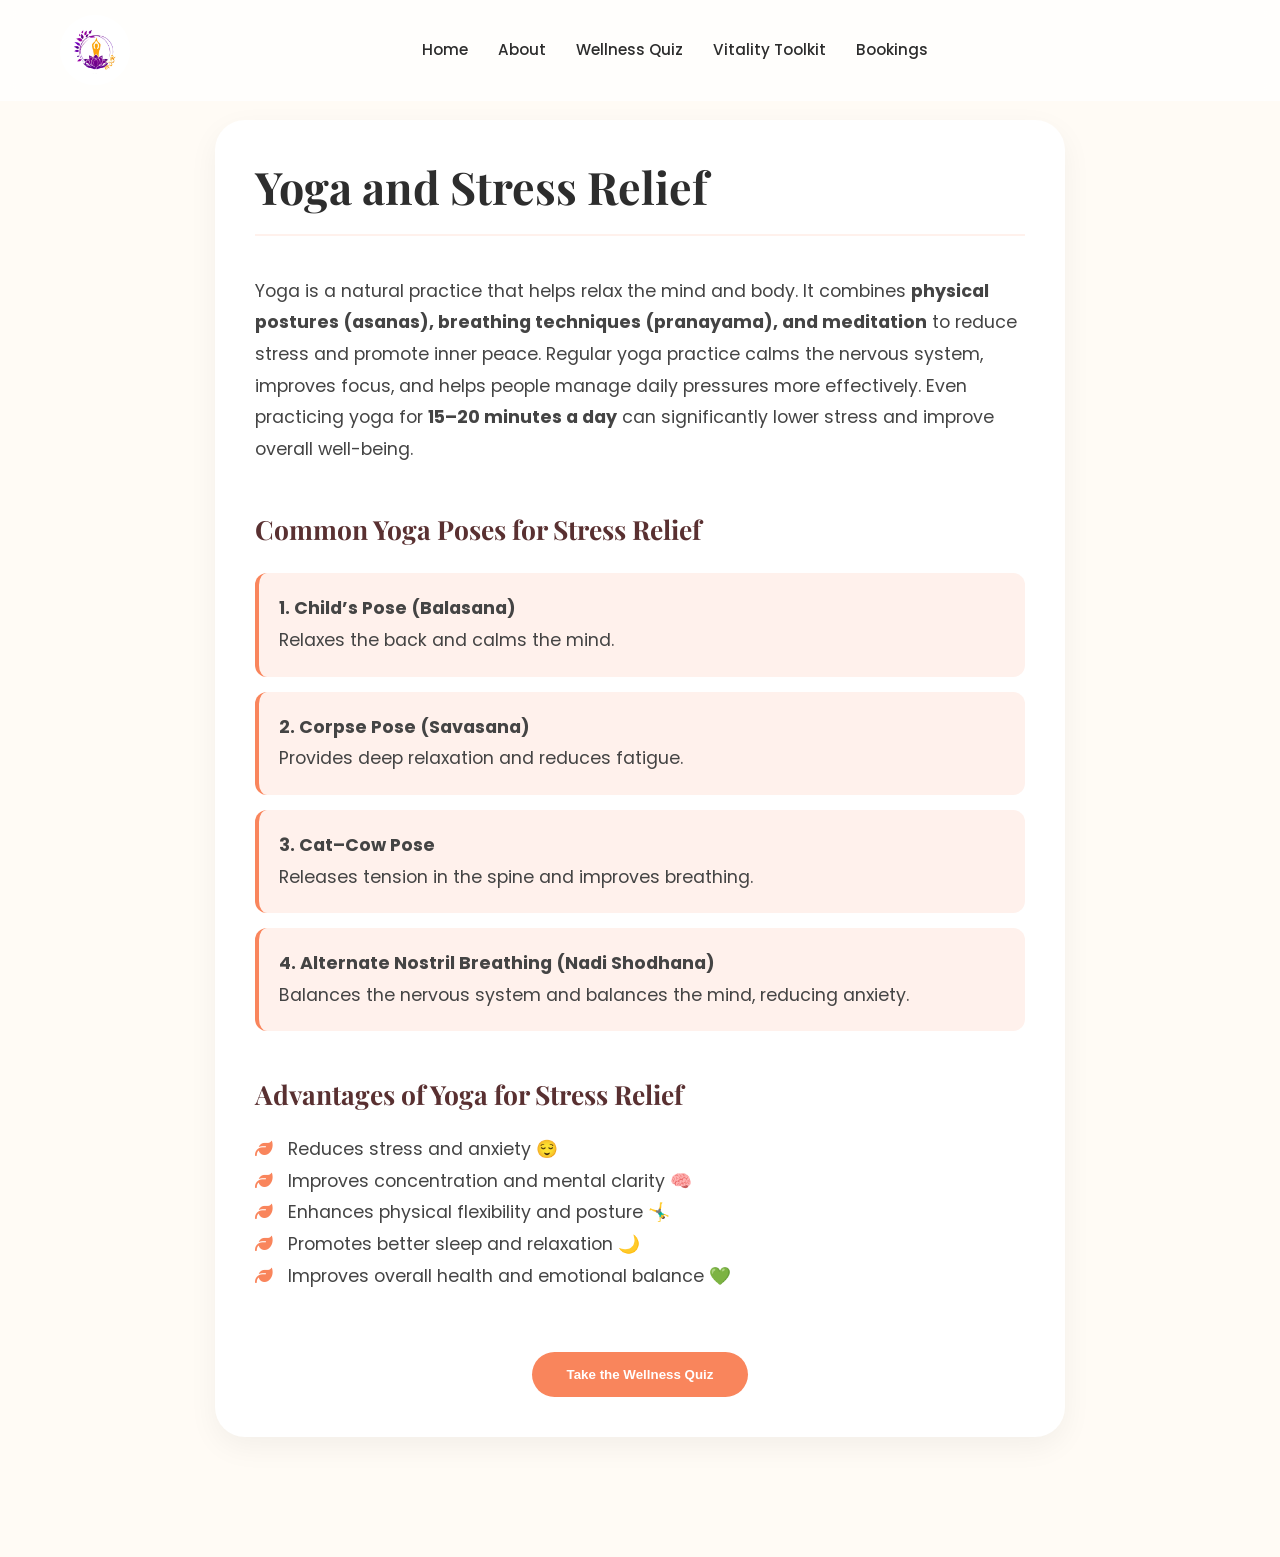
<file: yoga-guide.html>
<!DOCTYPE html>
<html lang="en">

<head>
    <meta charset="UTF-8">
    <meta name="viewport" content="width=device-width, initial-scale=1.0">
    <title>Yoga for Stress Relief | Kshiti Naturopathy & Yoga</title>
    <!-- Favicon -->
    <link rel="icon" type="image/png" href="logo.png">
    <link rel="stylesheet" href="style.css">
    <link rel="stylesheet" href="https://cdnjs.cloudflare.com/ajax/libs/font-awesome/6.4.0/css/all.min.css">
    <style>
        .article-reader {
            max-width: 850px;
            margin: 120px auto;
            padding: 40px;
            background: white;
            border-radius: 30px;
            box-shadow: var(--card-shadow);
        }

        .article-header {
            border-bottom: 2px solid var(--bg-soft);
            margin-bottom: 40px;
            padding-bottom: 20px;
        }

        .main-img {
            width: 100%;
            border-radius: 20px;
            margin-bottom: 40px;
        }

        .article-body {
            line-height: 1.8;
            color: #444;
            font-size: 1.1rem;
        }

        .article-body h2 {
            margin-top: 40px;
            color: var(--primary);
            font-family: 'Playfair Display', serif;
        }

        .pose-list {
            margin-top: 20px;
            list-style: none;
            padding: 0;
        }

        .pose-item {
            background: var(--bg-soft);
            padding: 20px;
            border-radius: 12px;
            margin-bottom: 15px;
            border-left: 4px solid var(--secondary);
        }
    </style>
</head>

<body>
    <nav>
        <ul>
            <li class="nav-brand">
                <a href="index.html" style="display:flex; align-items:center;">
                    <img src="logo.png" alt="Kshiti Logo"
                        style="height: 70px; width: 70px; object-fit: cover; border-radius: 50%;">
                </a>
            </li>
            <li class="nav-links" id="nav-links">
                <a href="index.html#home">Home</a>
                <a href="index.html#about">About</a>
                <a href="hub.html">Wellness Quiz</a>
                <a href="calculators.html">Vitality Toolkit</a>
                <a href="index.html#appointment">Bookings</a>
            </li>
            <li class="nav-controls" style="display: flex; align-items: center; gap: 20px;">
                <!-- Hamburger Menu Icon -->
                <div class="hamburger-icon" onclick="toggleMenu()" style="display:none; cursor: pointer;">
                    <i class="fa-solid fa-bars" style="font-size: 1.8rem; color: var(--primary);"></i>
                </div>
            </li>
        </ul>
    </nav>

    <div class="article-reader">
        <div class="article-header">
            <h1 class="playfair" style="font-size: 2.8rem; line-height: 1.2;">Yoga and Stress Relief</h1>
            <!-- <p style="color: #999; margin-top: 15px;">Published by Kshiti Naturopathy & Yoga • 5 min read</p> -->
        </div>

        <!-- <img src="img/yoga-article.jpg" alt="Yoga Poses" class="main-img"> -->

        <div class="article-body">
            <p>Yoga is a natural practice that helps relax the mind and body. It combines <strong>physical postures
                    (asanas), breathing techniques (pranayama), and meditation</strong> to reduce stress and promote
                inner peace. Regular yoga practice calms the nervous system, improves focus, and helps people manage
                daily pressures more effectively. Even practicing yoga for <strong>15–20 minutes a day</strong> can
                significantly lower stress and improve overall well-being.</p>

            <h2>Common Yoga Poses for Stress Relief</h2>
            <div class="pose-list">
                <div class="pose-item">
                    <strong>1. Child’s Pose (Balasana)</strong><br>
                    Relaxes the back and calms the mind.
                </div>
                <div class="pose-item">
                    <strong>2. Corpse Pose (Savasana)</strong><br>
                    Provides deep relaxation and reduces fatigue.
                </div>
                <div class="pose-item">
                    <strong>3. Cat–Cow Pose</strong><br>
                    Releases tension in the spine and improves breathing.
                </div>
                <div class="pose-item">
                    <strong>4. Alternate Nostril Breathing (Nadi Shodhana)</strong><br>
                    Balances the nervous system and balances the mind, reducing anxiety.
                </div>
            </div>

            <h2>Advantages of Yoga for Stress Relief</h2>
            <ul style="line-height: 1.8; margin-top: 15px; list-style-type: none; padding-left: 0;">
                <li><i class="fa-solid fa-leaf" style="color:var(--secondary); margin-right: 10px;"></i> Reduces stress
                    and anxiety 😌</li>
                <li><i class="fa-solid fa-leaf" style="color:var(--secondary); margin-right: 10px;"></i> Improves
                    concentration and mental clarity 🧠</li>
                <li><i class="fa-solid fa-leaf" style="color:var(--secondary); margin-right: 10px;"></i> Enhances
                    physical flexibility and posture 🤸‍♂️</li>
                <li><i class="fa-solid fa-leaf" style="color:var(--secondary); margin-right: 10px;"></i> Promotes better
                    sleep and relaxation 🌙</li>
                <li><i class="fa-solid fa-leaf" style="color:var(--secondary); margin-right: 10px;"></i> Improves
                    overall health and emotional balance 💚</li>
            </ul>

            <!-- <p style="margin-top: 40px; font-style: italic; color: #777;">Source: Healthline Medical Review & Kshiti
                Clinical Research Team.</p> -->
        </div>

        <div style="margin-top: 60px; text-align: center;">
            <button onclick="location.href='hub.html'" class="btn-primary">Take the Wellness Quiz</button>
        </div>
    </div>
    <script>
        function toggleMenu() {
            const navLinks = document.getElementById('nav-links');
            navLinks.classList.toggle('active');
        }

        // Auto-close menu when a link is clicked
        document.querySelectorAll('.nav-links a').forEach(link => {
            link.addEventListener('click', () => {
                document.getElementById('nav-links').classList.remove('active');
            });
        });
    </script>
</body>

</html>
</file>
<file: style.css>
@import url('https://fonts.googleapis.com/css2?family=Playfair+Display:wght@400;700;900&family=Poppins:wght@300;400;500;600;700&family=Lora:ital,wght@0,400..700;1,400..700&family=Raleway:wght@100..900&display=swap');

:root {
    --primary: #593031;
    --primary-light: #83494b;
    --secondary: #f9855c;
    --accent: #ffd5d6;
    --bg-main: #fffbf5;
    --bg-soft: #fff1ec;
    --bg-glass: rgba(255, 255, 255, 0.7);
    --text-dark: #2d2d2d;
    --text-muted: #666;
    --white: #ffffff;
    --section-padding: 80px 5%;
    --card-shadow: 0 10px 30px rgba(0, 0, 0, 0.05);
    --transition: all 0.3s cubic-bezier(0.25, 0.8, 0.25, 1);
    --radius-lg: 40px;
    --radius-md: 20px;
}

* {
    padding: 0;
    margin: 0;
    box-sizing: border-box;
    scroll-behavior: smooth;
}

body {
    font-family: 'Poppins', sans-serif;
    background-color: var(--bg-main);
    color: var(--text-dark);
    line-height: 1.6;
    overflow-x: hidden;
    animation: fadeIn 1s ease-out;
}

@keyframes fadeIn {
    from {
        opacity: 0;
    }

    to {
        opacity: 1;
    }
}

@keyframes fadeInUp {
    from {
        opacity: 0;
        transform: translateY(30px);
    }

    to {
        opacity: 1;
        transform: translateY(0);
    }
}

@keyframes float {
    0% {
        transform: translateY(0px);
    }

    50% {
        transform: translateY(-10px);
    }

    100% {
        transform: translateY(0px);
    }
}

.animate-up {
    animation: fadeInUp 0.8s ease-out forwards;
}

.floating {
    animation: float 3s ease-in-out infinite;
}

h1,
h2,
h3,
.playfair {
    font-family: 'Playfair Display', serif;
    font-weight: 700;
}

.text-center {
    text-align: center;
}

.mb-2 {
    margin-bottom: 2rem;
}

.mb-4 {
    margin-bottom: 4rem;
}

nav {
    position: fixed;
    top: 0;
    width: 100%;
    z-index: 1000;
    background: var(--bg-glass);
    backdrop-filter: blur(10px);
    -webkit-backdrop-filter: blur(10px);
    border-bottom: 1px solid rgba(255, 255, 255, 0.3);
    transition: var(--transition);
}

nav ul {
    display: flex;
    justify-content: space-between;
    align-items: center;
    max-width: 1200px;
    margin: 0 auto;
    padding: 15px 20px;
    list-style: none;
}

.nav-brand {
    display: flex;
    align-items: center;
    gap: 10px;
    font-family: 'Playfair Display', serif;
    font-weight: 900;
    font-size: 1.5rem;
    color: var(--primary);
}

.nav-links {
    display: flex;
    gap: 30px;
    align-items: center;
}

.nav-links a {
    text-decoration: none;
    color: var(--text-dark);
    font-weight: 500;
    font-size: 0.95rem;
    transition: var(--transition);
    position: relative;
}

.nav-links a::after {
    content: '';
    position: absolute;
    bottom: -5px;
    left: 0;
    width: 0;
    height: 2px;
    background: var(--secondary);
    transition: var(--transition);
}

.nav-links a:hover::after {
    width: 100%;
}

.btn-donate {
    background: var(--primary);
    color: var(--white) !important;
    padding: 10px 25px;
    border-radius: 50px;
    transition: var(--transition);
}

.btn-donate:hover {
    background: var(--primary-light);
    transform: translateY(-2px);
    box-shadow: 0 4px 15px rgba(89, 48, 49, 0.3);
}

.hero {
    min-height: 100vh;
    display: flex;
    align-items: center;
    justify-content: space-between;
    padding: 120px 8%;
    gap: 50px;
    background: linear-gradient(135deg, #fffbf5 0%, #fff1ec 100%);
}

.hero-content {
    flex: 1;
}

.hero-content p {
    color: var(--secondary);
    font-weight: 600;
    letter-spacing: 2px;
    text-transform: uppercase;
    margin-bottom: 1rem;
}

.hero-content h1 {
    font-size: 4rem;
    line-height: 1.1;
    color: var(--primary);
    margin-bottom: 1.5rem;
}

.hero-content h3 {
    font-size: 1.25rem;
    font-weight: 400;
    color: var(--text-muted);
    margin-bottom: 2.5rem;
}

.hero-btns {
    display: flex;
    gap: 15px;
    flex-wrap: wrap;
}

.btn-primary {
    background: var(--secondary);
    color: white;
    padding: 15px 35px;
    border: none;
    border-radius: 50px;
    font-weight: 600;
    cursor: pointer;
    transition: var(--transition);
}

.btn-secondary {
    background: var(--white);
    color: var(--primary);
    padding: 15px 35px;
    border: 1px solid var(--accent);
    border-radius: 50px;
    font-weight: 600;
    cursor: pointer;
    transition: var(--transition);
}

.hero-img {
    flex: 1;
    position: relative;
}

.hero-img img {
    width: 100%;
    max-width: 550px;
    border-radius: 30% 70% 70% 30% / 30% 30% 70% 70%;
    box-shadow: 30px 30px 0 var(--accent);
    transition: var(--transition);
}

section {
    padding: var(--section-padding);
}

.section-title {
    font-size: 2.5rem;
    color: var(--primary);
    margin-bottom: 1rem;
}

.section-subtitle {
    color: var(--text-muted);
    max-width: 600px;
    margin: 0 auto 3rem;
}

.about-grid {
    display: grid;
    grid-template-columns: repeat(3, 1fr);
    gap: 30px;
}

.about-card {
    background: var(--white);
    padding: 40px;
    border-radius: 20px;
    box-shadow: var(--card-shadow);
    text-align: center;
    transition: var(--transition);
}

.about-card i {
    font-size: 3rem;
    color: var(--secondary);
    margin-bottom: 1.5rem;
}

.services-swiper {
    width: 100%;
    padding: 40px 0 40px;
    overflow: hidden;
}

.services-swiper .swiper-slide {
    height: auto;
    transition: transform 0.4s ease;
    transform: scale(0.88);
}

.services-swiper .swiper-slide-active {
    transform: scale(1.28);
    z-index: 2;
}

.service-card {
    background: var(--white);
    border-radius: 20px;
    text-align: center;
    box-shadow: 0 10px 40px rgba(0, 0, 0, 0.08);
    /* Softer, broader shadow */
    transition: var(--transition);
    overflow: hidden;
    /* Clips image corners */
    display: flex;
    flex-direction: column;
    height: 100%;
}

.service-card img {
    width: 100%;
    height: 240px;
    object-fit: cover;
    object-position: center;
    display: block;
    filter: saturate(1.1) contrast(1.02);
    border-radius: 0;
    margin: 0;
}

.service-content {
    padding: 30px 20px;
    flex-grow: 1;
}

.service-card:hover {
    box-shadow: 0 15px 50px rgba(0, 0, 0, 0.12);
}

/* Swiper Navigation Custom Styles */
.swiper-nav-container {
    display: flex;
    align-items: center;
    justify-content: center;
    gap: 15px;
    margin-top: 40px;
    position: relative;
    z-index: 10;
}

.swiper-nav-container .swiper-button-prev,
.swiper-nav-container .swiper-button-next {
    position: static;
    margin: 0;
    width: 45px;
    height: 45px;
    background: #1f1f1f;
    color: var(--white);
    border-radius: 50%;
}

.swiper-nav-container .swiper-button-prev::after,
.swiper-nav-container .swiper-button-next::after {
    font-size: 1.2rem;
    font-weight: 700;
}

.swiper-nav-container .swiper-pagination {
    position: static !important;
    width: auto !important;
    display: flex !important;
    align-items: center;
    justify-content: center;
    gap: 8px;
    /* Control bullet spacing entirely here */
    margin: 0 !important;
}

.swiper-pagination-bullet {
    width: 10px !important;
    height: 10px !important;
    background: #ccc !important;
    opacity: 1 !important;
    margin: 0 !important;
    /* Eliminate internal swiper margins so 'gap' works cleanly */
}

.swiper-pagination-bullet-active {
    background: var(--secondary) !important;
    transform: scale(1.2);
}

.programs-grid {
    display: grid;
    grid-template-columns: repeat(auto-fit, minmax(180px, 1fr));
    gap: 30px;
    justify-items: center;
}

.program-card {
    background: var(--white);
    width: 200px;
    height: 200px;
    border-radius: 50%;
    display: flex;
    flex-direction: column;
    align-items: center;
    justify-content: center;
    text-align: center;
    padding: 25px;
    border: 2px solid var(--accent);
    box-shadow: var(--card-shadow);
    transition: var(--transition);
    font-weight: 600;
    color: var(--primary);
}

.program-card i {
    font-size: 2.5rem;
    color: var(--secondary);
    margin-bottom: 10px;
}

.program-card p {
    margin: 0;
    font-size: 1rem;
    line-height: 1.2;
}

.program-card:hover {
    background: var(--secondary);
    color: white;
    transform: scale(1.1);
    border-color: var(--secondary);
}

/* Wellness Assessment Callout */
.wellness-assessment {
    background: linear-gradient(135deg, var(--primary), #3d2122);
    color: white;
    border-radius: var(--radius-lg);
    margin: 20px 5% 80px;
    padding: 80px 60px;
    position: relative;
    overflow: hidden;
    box-shadow: 0 30px 60px rgba(0, 0, 0, 0.15);
}

.assessment-bg-circle-1 {
    position: absolute;
    top: -100px;
    right: -100px;
    width: 300px;
    height: 300px;
    background: rgba(249, 133, 92, 0.15);
    border-radius: 50%;
    filter: blur(60px);
}

.assessment-bg-circle-2 {
    position: absolute;
    bottom: -50px;
    left: -50px;
    width: 250px;
    height: 250px;
    background: rgba(255, 213, 214, 0.08);
    border-radius: 50%;
    filter: blur(45px);
}

.assessment-container {
    display: flex;
    align-items: center;
    gap: 50px;
    position: relative;
    z-index: 1;
    flex-wrap: wrap;
}

.assessment-content {
    flex: 1.5;
    min-width: 300px;
}

.assessment-badge {
    background: var(--secondary);
    color: white;
    padding: 6px 15px;
    border-radius: 50px;
    font-size: 0.8rem;
    font-weight: 600;
    text-transform: uppercase;
    letter-spacing: 1px;
    margin-bottom: 20px;
    display: inline-block;
}

.assessment-features {
    display: flex;
    gap: 20px;
    flex-wrap: wrap;
}

.assessment-feature-item {
    display: flex;
    align-items: center;
    gap: 10px;
}

.assessment-card-wrapper {
    flex: 1;
    min-width: 280px;
    text-align: center;
}

.assessment-glass-card {
    background: rgba(255, 255, 255, 0.1);
    backdrop-filter: blur(10px);
    padding: 40px;
    border-radius: 30px;
    border: 1px solid rgba(255, 255, 255, 0.1);
    transform: rotate(3deg);
}


.appointment-container {
    display: flex;
    background: var(--white);
    border-radius: 30px;
    overflow: hidden;
    box-shadow: var(--card-shadow);
}

.appointment-info {
    flex: 1;
    background: var(--primary);
    color: var(--white);
    padding: 60px;
    display: flex;
    flex-direction: column;
    justify-content: center;
}

.appointment-form {
    flex: 1.2;
    padding: 60px;
}

.appointment-form input,
.appointment-form textarea {
    width: 100%;
    padding: 15px;
    margin-bottom: 15px;
    border: 1px solid #eee;
    border-radius: 12px;
    font-family: inherit;
    transition: var(--transition);
}

.appointment-form input:focus,
.appointment-form textarea:focus {
    outline: none;
    border-color: var(--secondary);
    background: var(--bg-soft);
}

.articles-swiper {
    width: 100%;
    padding: 30px 0 60px;
    overflow: hidden;
}

.articles-swiper .swiper-slide {
    height: auto;
}


.article-card {
    background: var(--white);
    border-radius: 25px;
    overflow: hidden;
    box-shadow: var(--card-shadow);
    transition: var(--transition);
}

.article-card img {
    width: 100%;
    height: 250px;
    object-fit: cover;
}

.article-content {
    padding: 30px;
}

footer {
    background: var(--primary);
    color: var(--white);
    padding: 60px 5% 30px;
}

.footer-grid {
    display: grid;
    grid-template-columns: 2fr 1.5fr;
    gap: 50px;
    margin-bottom: 50px;
}

.footer-logo {
    font-family: 'Playfair Display', serif;
    font-size: 2rem;
    margin-bottom: 1.5rem;
}

.footer-links h4 {
    margin-bottom: 1.5rem;
    font-family: 'Playfair Display', serif;
}

.footer-links ul {
    list-style: none;
}

.footer-links li {
    margin-bottom: 10px;
}

.footer-links a {
    color: #ffd5d6;
    text-decoration: none;
    transition: var(--transition);
}

/* Floating Action Buttons */
.floating-btn {
    position: fixed;
    right: 30px;
    width: 60px;
    height: 60px;
    border-radius: 50%;
    background: var(--secondary);
    color: var(--white);
    display: flex;
    align-items: center;
    justify-content: center;
    font-size: 1.5rem;
    box-shadow: 0 5px 20px rgba(0, 0, 0, 0.2);
    cursor: pointer;
    z-index: 1000;
    transition: var(--transition);
    text-decoration: none;
}

#scroll-top {
    bottom: 30px;
    opacity: 0;
    pointer-events: none;
    transition: opacity 0.3s ease, transform 0.3s ease, background 0.3s ease;
}

.whatsapp-btn {
    bottom: 110px;
    background: #25D366;
    color: #fff;
}

.floating-btn:hover {
    transform: scale(1.1) rotate(5deg);
    background: var(--primary);
}

/* Responsive */
@media (max-width: 1024px) {
    .hero {
        flex-direction: column;
        text-align: center;
        padding-top: 150px;
    }

    .hero-content h1 {
        font-size: 3rem;
    }

    .hero-btns {
        justify-content: center;
    }

    .footer-grid {
        grid-template-columns: 1fr 1fr;
    }
}

@media (max-width: 768px) {
    .floating-btn {
        width: 45px;
        height: 45px;
        font-size: 1.1rem;
        right: 20px;
    }

    #scroll-top {
        bottom: 20px;
    }

    .whatsapp-btn {
        bottom: 85px;
    }

    /* NAV */
    nav ul {
        padding: 0 15px;
        gap: 10px;
    }

    .nav-brand img {
        height: 50px !important;
        width: 50px !important;
    }


    .nav-links {
        display: none;
        position: absolute;
        top: 100%;
        left: 0;
        width: 100%;
        background: #fff;
        /* White background for mobile version only */
        flex-direction: column;
        align-items: center;
        padding: 20px 0;
        gap: 20px;
        box-shadow: 0 10px 20px rgba(0, 0, 0, 0.1);
    }

    .nav-links.active {
        display: flex;
    }

    .hamburger-icon {
        display: block !important;
        margin-left: auto;
    }

    /* HERO */
    .hero {
        flex-direction: column;
        text-align: center;
        padding: 100px 20px 40px;
        gap: 20px;
        min-height: auto;
    }


    .hero-content h1 {
        font-size: 1.8rem;
        margin-bottom: 0.5rem;
    }

    .hero-content h3 {
        font-size: 1rem;
        margin-bottom: 1.2rem;
        line-height: 1.4;
    }

    .hero-content p {
        margin-bottom: 0.5rem;
        font-size: 0.8rem;
    }



    .hero-btns {
        justify-content: center;
        flex-wrap: wrap;
    }

    .hero-img {
        width: 50%;
        /* Scale down a bit more to fit */
        margin: 0 auto;
    }

    .hero-btns .btn-primary,
    .hero-btns .btn-secondary {
        padding: 10px 20px;
        font-size: 0.9rem;
    }


    .hero-img img {
        box-shadow: 23px 23px 0 var(--accent);
    }



    /* SECTIONS */
    section {
        padding: 50px 20px;
    }

    .section-title {
        font-size: 2rem;
    }

    /* ESSENCE CARDS */
    .about-grid {
        grid-template-columns: 1fr;
    }

    .about-card:last-child {
        grid-column: span 1;
        width: 100%;
    }

    /* SERVICES SWIPER */
    .services-swiper {
        padding: 20px 0;
    }

    .services-swiper .swiper-slide {
        transform: scale(1);
        opacity: 1;
    }

    .services-swiper .swiper-slide-active {
        transform: scale(1.02);
    }

    .service-card img {
        height: 180px;
    }

    /* HOW WE WORK CIRCLES */
    .programs-grid {
        grid-template-columns: 1fr 1fr;
        gap: 20px;
        padding: 0 10px;
    }

    .program-card {
        width: 140px;
        height: 140px;
    }

    .program-card i {
        font-size: 1.6rem;
    }

    /* APPOINTMENT */
    .appointment-container {
        flex-direction: column;
        border-radius: 20px;
    }

    .appointment-info {
        padding: 30px 20px;
    }

    .appointment-form {
        padding: 30px 20px;
    }

    .appointment-form input,
    .appointment-form select,
    .appointment-form textarea {
        font-size: 0.9rem;
    }

    /* ARTICLES SWIPER MOBILE */
    .articles-swiper {
        padding: 20px 0 50px;
    }


    /* FOOTER */
    .footer-grid {
        grid-template-columns: 1fr;
        gap: 30px;
    }

    /* ASSESSMENT CALLOUT MOBILE */
    .wellness-assessment {
        padding: 40px 20px;
        margin: 20px 15px 40px;
        border-radius: 25px;
        text-align: center;
    }

    .assessment-container {
        gap: 30px;
    }

    .assessment-content {
        min-width: 100%;
    }

    .assessment-content h2 {
        font-size: 1.8rem !important;
    }

    .assessment-features {
        justify-content: center;
    }

    .assessment-card-wrapper {
        min-width: 100%;
    }

    .assessment-glass-card {
        padding: 30px 20px;
        transform: rotate(0);
    }
}

@media (max-width: 480px) {
    .about-grid {
        grid-template-columns: 1fr;
    }

    .about-card:last-child {
        grid-column: span 1;
        width: 100%;
    }

    .programs-grid {
        grid-template-columns: 1fr 1fr;
    }

    .program-card {
        width: 120px;
        height: 120px;
    }

    .program-card i {
        font-size: 1.4rem;
    }

    .hero-content h1 {
        font-size: 1.7rem;
    }

    .section-title {
        font-size: 1.7rem;
    }

    .swiper-nav-container .swiper-button-prev,
    .swiper-nav-container .swiper-button-next {
        width: 36px;
        height: 36px;
    }

    .swiper-nav-container .swiper-button-prev::after,
    .swiper-nav-container .swiper-button-next::after {
        font-size: 0.9rem;
    }

    .footer-grid {
        grid-template-columns: 1fr;
    }

    nav ul {
        padding: 0 10px;
    }

    .nav-brand img {
        height: 50px;
        width: 50px;
    }
}

/* Testimonials Scrolling Animation */
.testimonial-container {
    width: 100%;
    position: relative;
    overflow: hidden;
}

.testimonial-track {
    display: flex !important;
    flex-direction: row !important;
    flex-wrap: nowrap !important;
    width: max-content !important;
    animation: scrollTestimonials 45s linear infinite;
    padding: 20px 0;
}

.testimonial-track:hover {
    animation-play-state: paused;
}

.testimonial-card {
    background: var(--white);
    padding: 30px;
    margin: 0 20px;
    width: 350px;
    border-radius: 20px;
    box-shadow: var(--card-shadow);
    text-align: left;
    flex-shrink: 0;
    cursor: pointer;
    transition: transform 0.3s ease;
}

.testimonial-card.rating-only-card {
    width: 180px;
    height: 180px;
    padding: 20px;
    display: flex;
    flex-direction: column;
    justify-content: center;
    align-items: center;
    text-align: center;
}

.testimonial-card.rating-only-card .stars {
    margin-bottom: 5px;
}

.testimonial-card.rating-only-card h5 {
    margin: 0;
}




.testimonial-card p {
    font-style: italic;
    font-size: 0.95rem;
    color: var(--text-dark);
    margin-bottom: 20px;
    line-height: 1.6;
}

.testimonial-card h5 {
    font-family: 'Poppins', sans-serif;
    color: var(--primary);
    font-weight: 700;
}

.testimonial-card .stars {
    color: #f1c40f;
    margin-bottom: 15px;
}

@keyframes scrollTestimonials {
    0% {
        transform: translateX(0);
    }

    100% {
        transform: translateX(-4610px);
    }
}

@media (max-width: 768px) {
    .testimonial-card {
        width: 280px;
    }

    .testimonial-card.rating-only-card {
        width: 150px;
        height: 150px;
        min-height: unset;
    }

    @keyframes scrollTestimonials {
        0% {
            transform: translateX(0);
        }

        100% {
            transform: translateX(-3830px);
        }
    }

    /* Article Reader Responsiveness */
    .article-reader {
        max-width: 850px;
        margin: 120px auto;
        padding: 40px;
        background: white;
        border-radius: 30px;
        box-shadow: var(--card-shadow);
        transition: var(--transition);
    }

    .article-header h1 {
        font-size: 2rem !important;
    }

    .article-body {
        font-size: 1rem;
    }

    .hamburger-icon {
        display: block !important;
    }

    @media (max-width: 768px) {
        .article-reader {
            margin: 100px 15px 40px;
            padding: 30px 20px;
            border-radius: 20px;
        }
    }

    @media (min-width: 769px) {
        .articles-swiper .swiper-nav-container {
            display: none !important;
        }
    }
}
</file>
